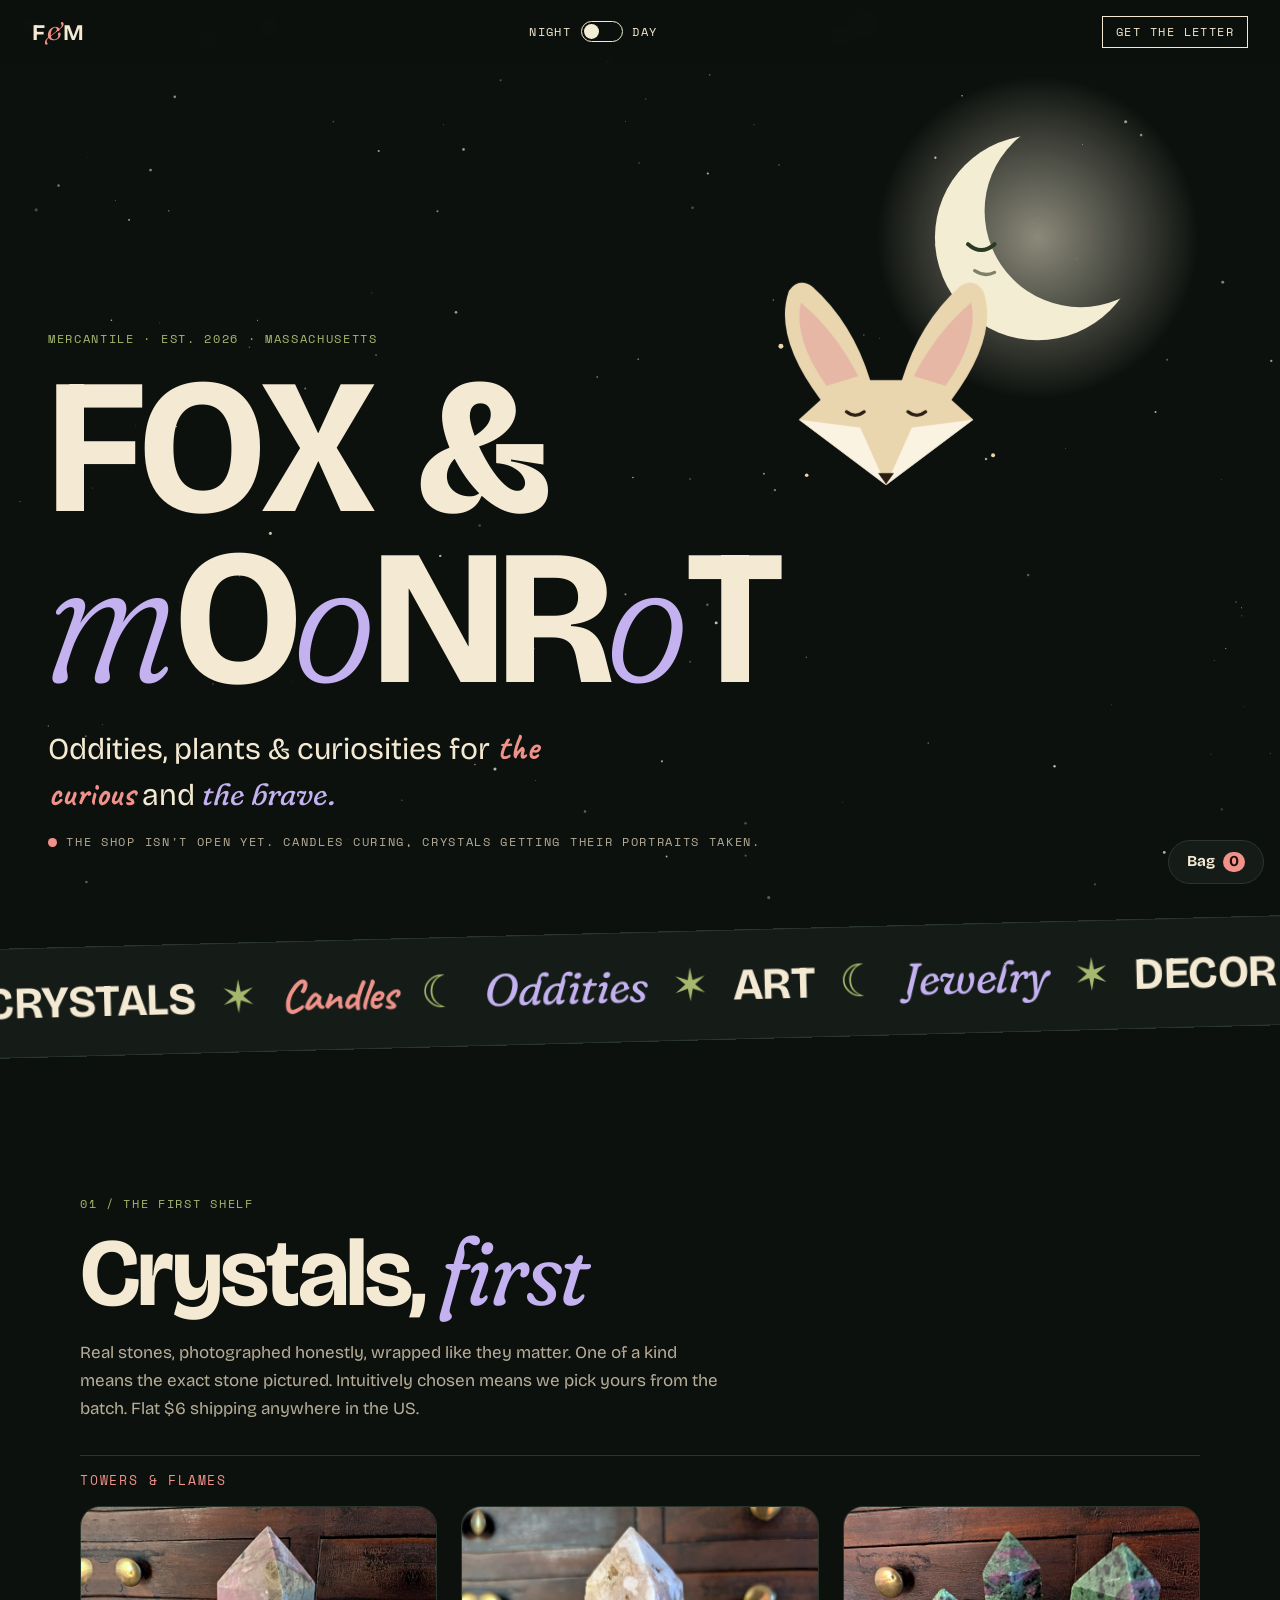
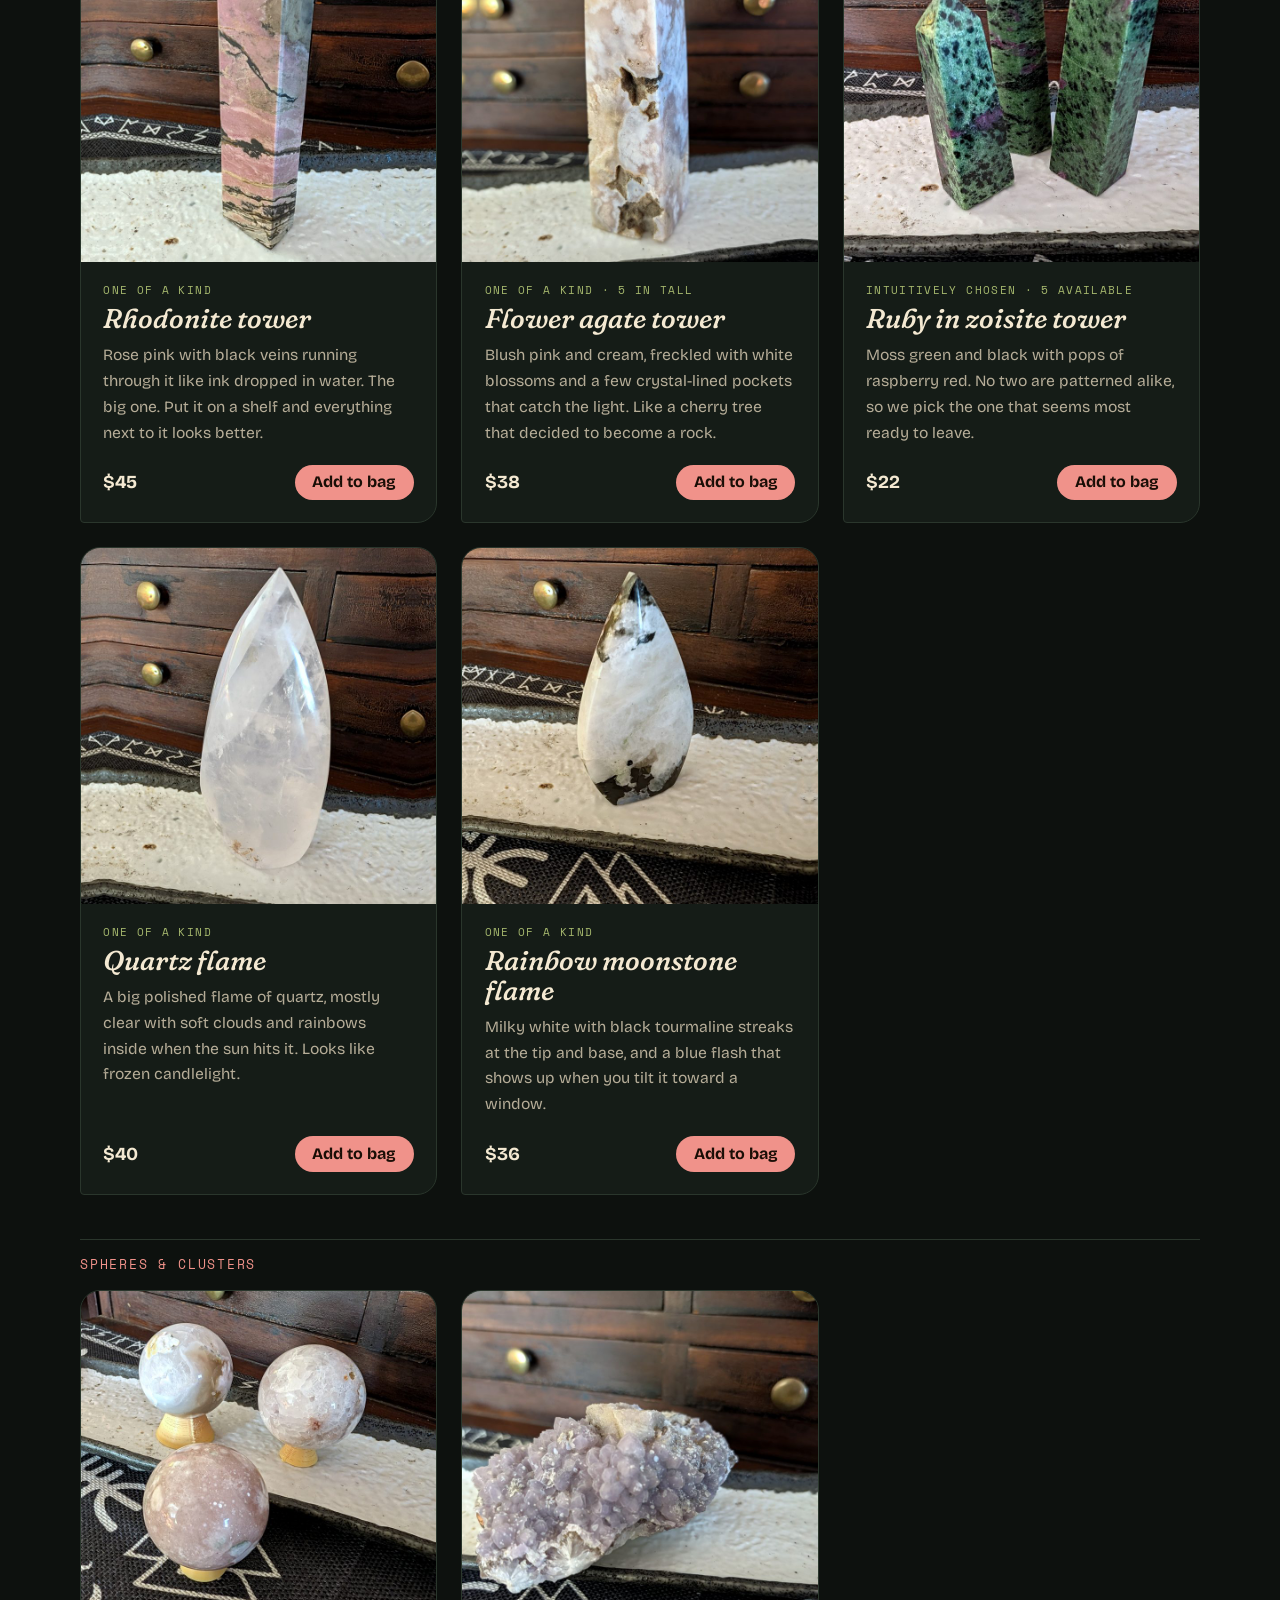
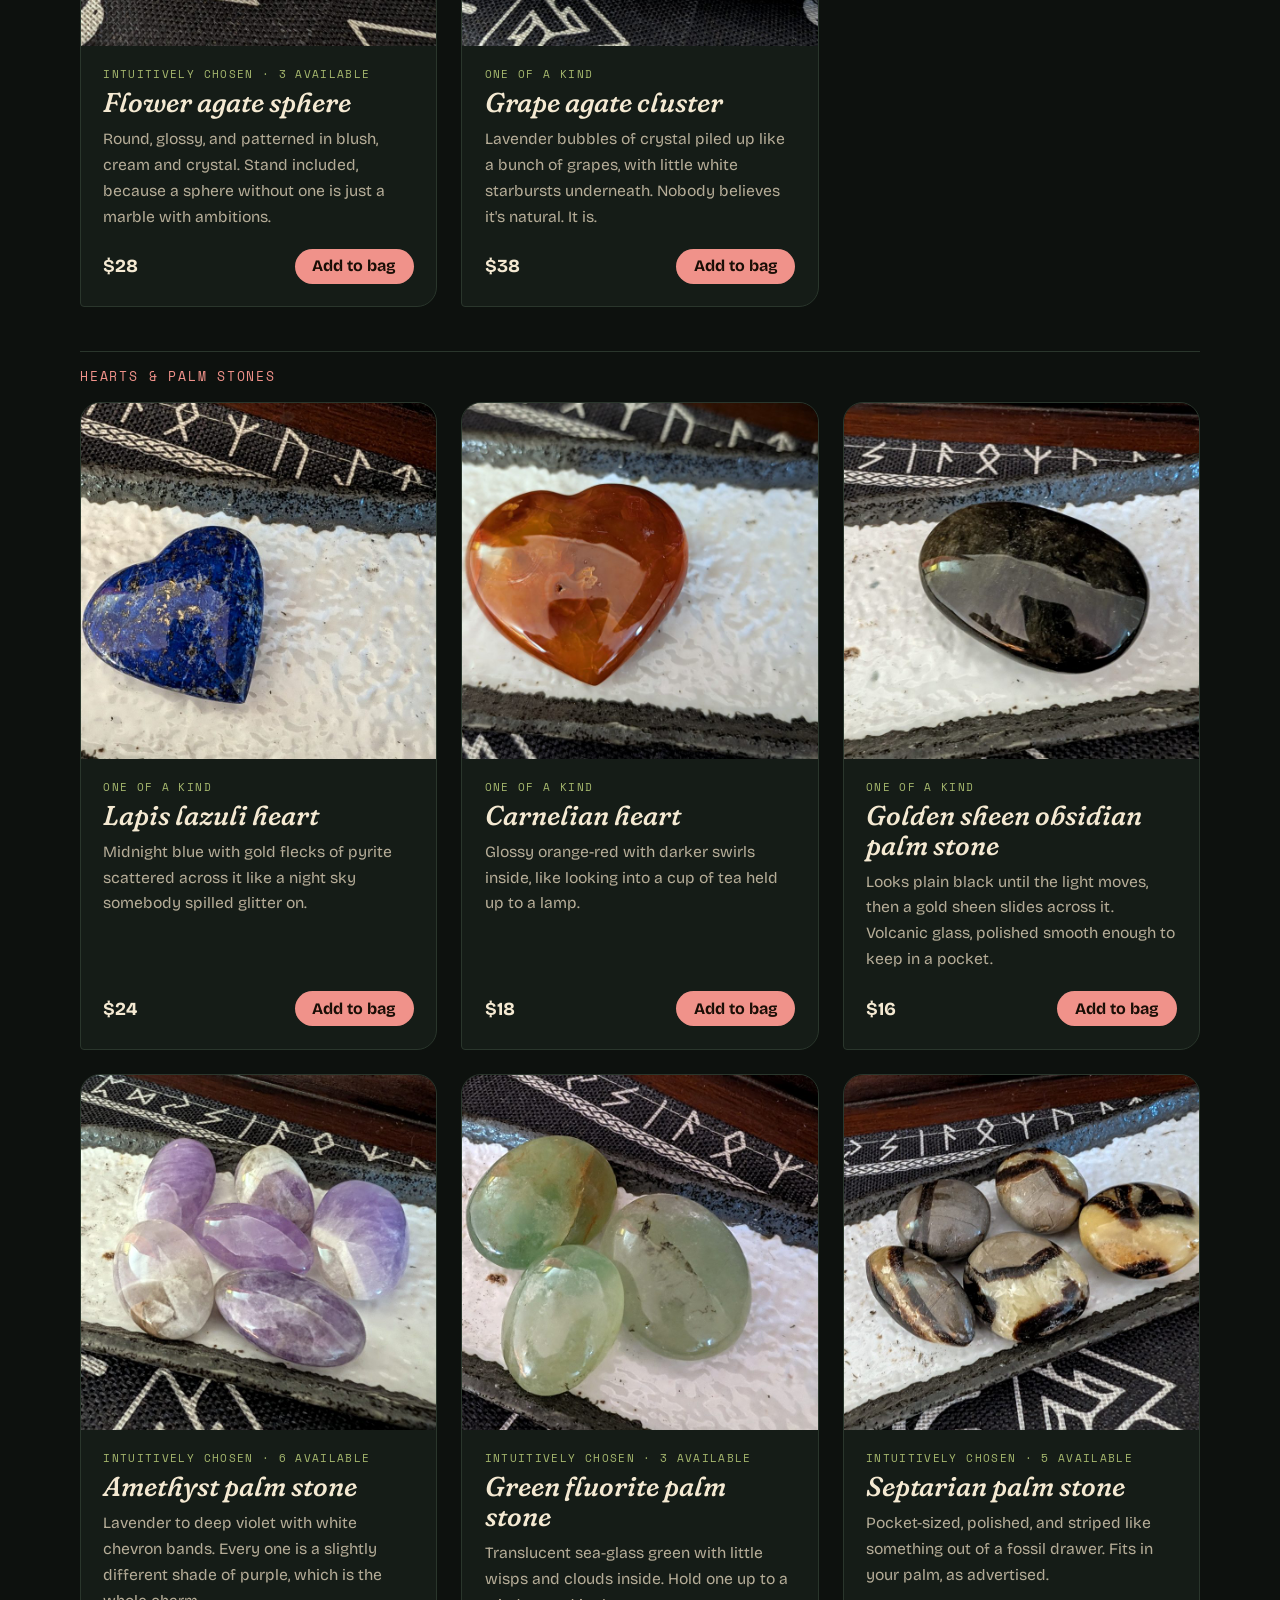
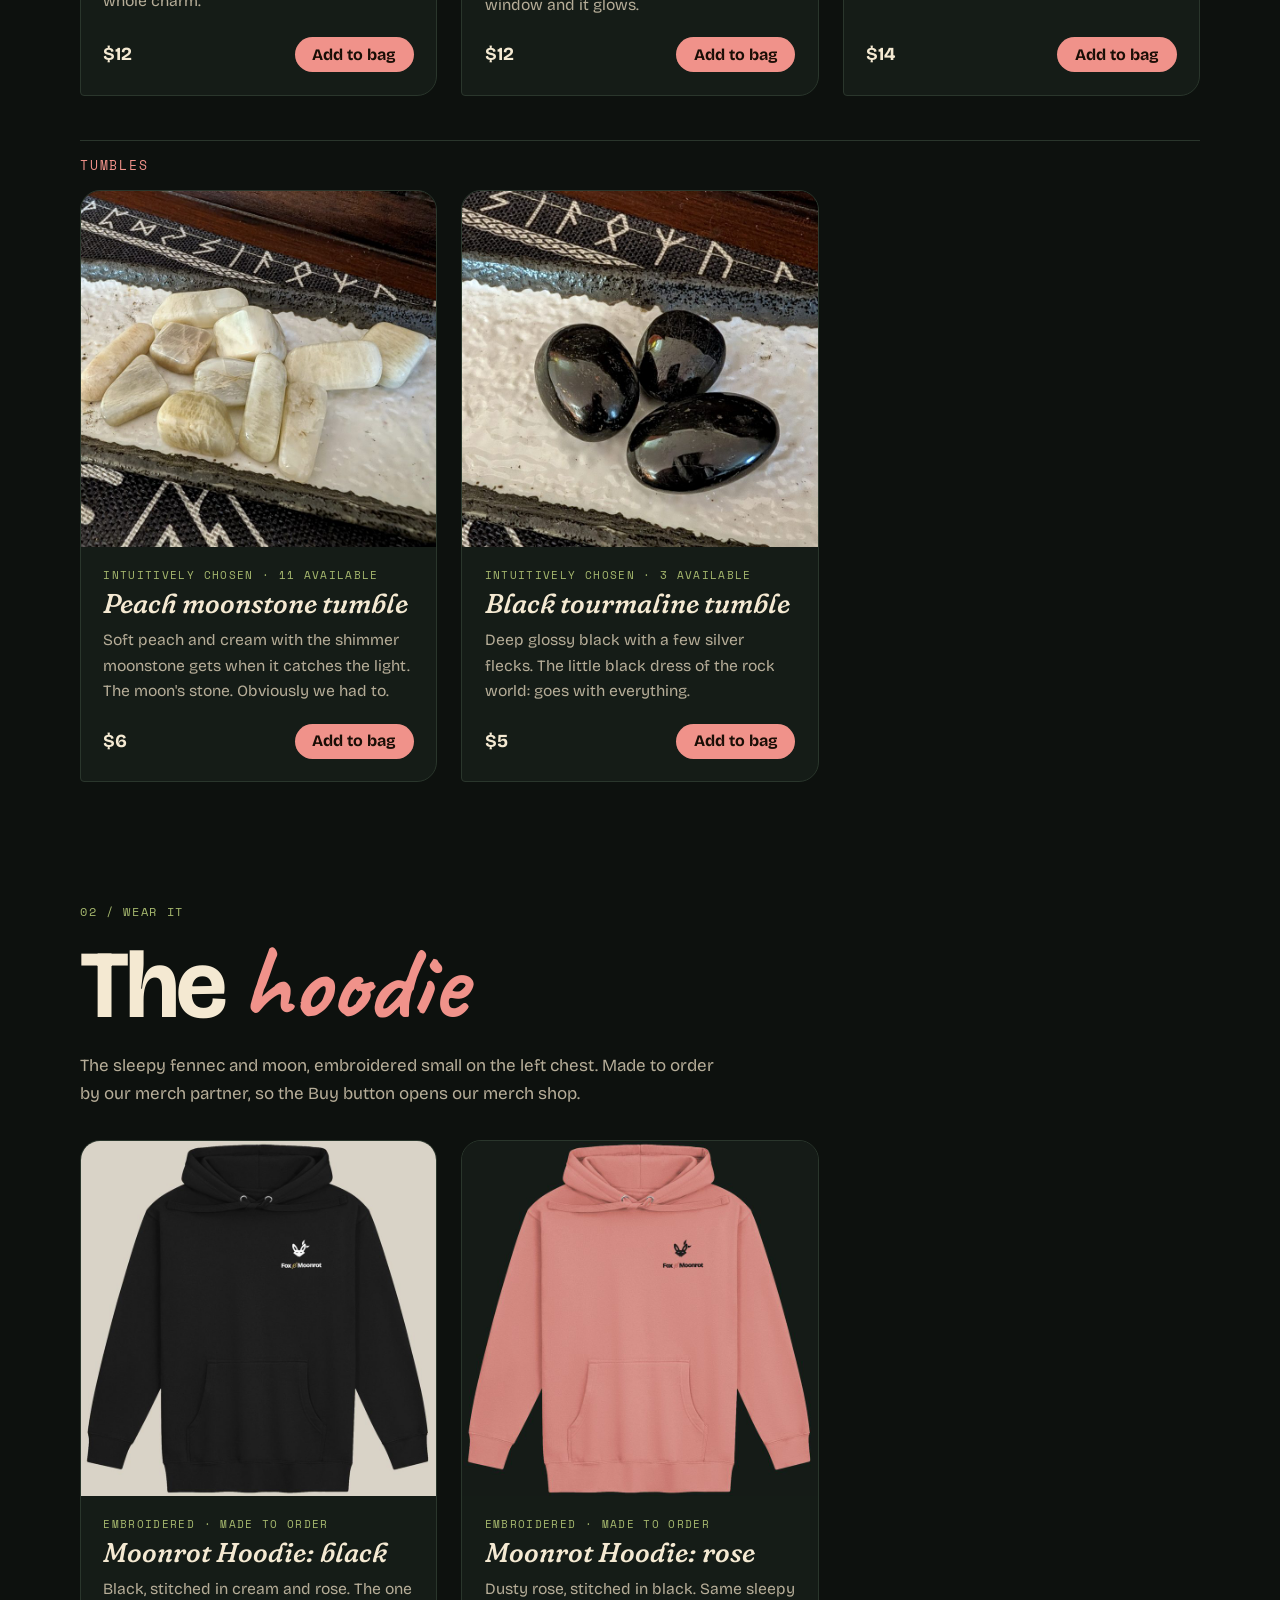
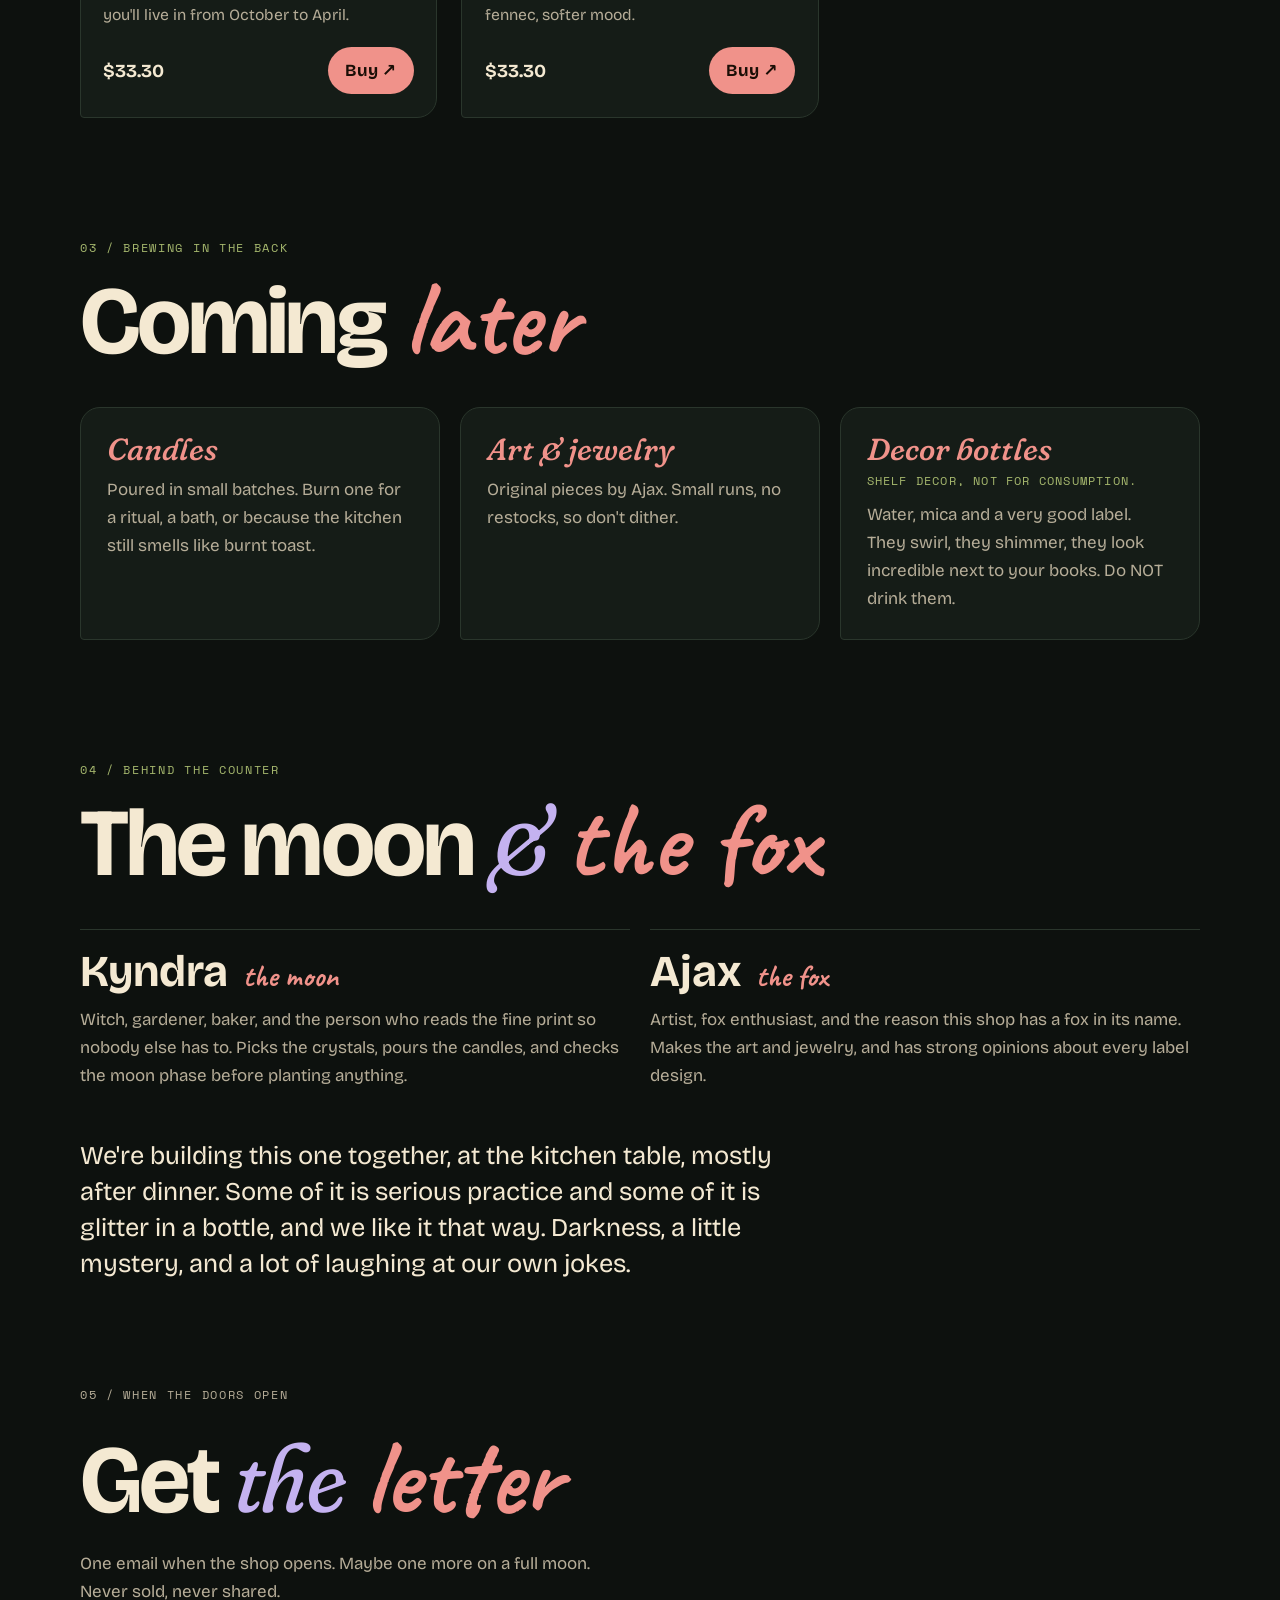
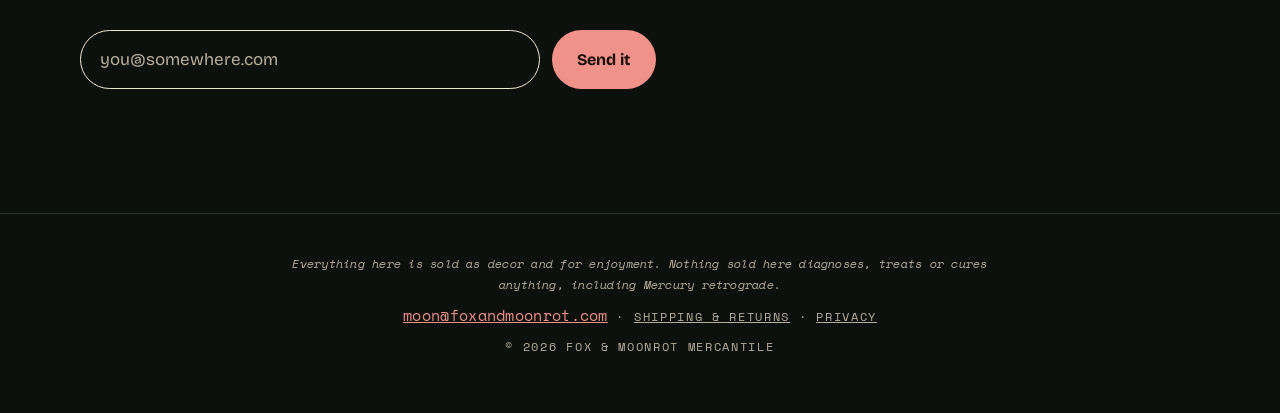
<file: site/index.html>
<!doctype html>
<html lang="en" data-theme="night">
<head>
  <meta charset="utf-8">
  <meta name="viewport" content="width=device-width, initial-scale=1">
  <title>Fox &amp; Moonrot Mercantile</title>
  <meta name="description" content="Oddities, plants and curiosities. Crystals and candles from a family shop in Massachusetts.">
  <meta name="theme-color" content="#0d110e">
  <link rel="icon" href="favicon.svg" type="image/svg+xml">
  <link rel="preconnect" href="https://fonts.googleapis.com">
  <link rel="preconnect" href="https://fonts.gstatic.com" crossorigin>
  <link href="https://fonts.googleapis.com/css2?family=Bricolage+Grotesque:opsz,wght@12..96,300..800&family=Caveat:wght@500;700&family=Fraunces:ital,opsz,wght,SOFT,WONK@1,9..144,300..700,100,1&family=Space+Mono:wght@400;700&display=swap" rel="stylesheet">
  <link rel="stylesheet" href="styles.css?v=13">
  <script>
    try { const t = localStorage.getItem('fm-theme'); if (t) document.documentElement.dataset.theme = t; } catch (e) {}
  </script>
</head>
<body>
  <canvas class="stars" aria-hidden="true"></canvas>

  <nav class="bar">
    <a class="mark" href="#top" aria-label="Fox &amp; Moonrot, back to top">F<em>&amp;</em>M</a>
    <button class="toggle" type="button" aria-pressed="false" aria-label="Switch to day">
      <span>Night</span><i aria-hidden="true"></i><span>Day</span>
    </button>
    <a class="nav-cta" href="#letter">Get the letter</a>
  </nav>

  <header class="hero" id="top">
    <div class="sky" aria-hidden="true">
      <svg class="moon" viewBox="0 0 200 200">
        <defs>
          <radialGradient id="glow" cx="50%" cy="50%" r="50%">
            <stop offset="0%" stop-color="var(--moon)" stop-opacity=".55"/>
            <stop offset="100%" stop-color="var(--moon)" stop-opacity="0"/>
          </radialGradient>
          <mask id="crescent">
            <rect width="200" height="200" fill="#fff"/>
            <circle cx="126" cy="84" r="58" fill="#000"/>
          </mask>
        </defs>
        <circle class="halo" cx="100" cy="100" r="98" fill="url(#glow)"/>
        <circle cx="100" cy="100" r="62" fill="var(--moon)" mask="url(#crescent)"/>
        <path d="M58 104 q8 7 16 0" fill="none" stroke="var(--ink-on-moon)" stroke-width="2.4" stroke-linecap="round"/>
        <path d="M62 120 q6 4 12 1" fill="none" stroke="var(--ink-on-moon)" stroke-width="2" stroke-linecap="round" opacity=".6"/>
      </svg>
      <svg class="fox" viewBox="-16 -52 232 232">
        <g class="head">
          <path d="M34 84 Q-14 20 2 -26 Q12 -40 26 -30 Q66 6 84 64 L116 64 Q134 6 174 -30 Q188 -40 198 -26 Q214 20 166 84 L188 104 L100 170 L12 104 Z" fill="var(--fennec, #ead6ae)" stroke="var(--fennec-edge, transparent)" stroke-width="2.5" stroke-linejoin="round"/>
          <path class="ear l" d="M40 70 Q6 22 14 -14 Q48 14 72 60 Z" fill="var(--fennec-ear, #e7b7a6)"/>
          <path class="ear r" d="M160 70 Q194 22 186 -14 Q152 14 128 60 Z" fill="var(--fennec-ear, #e7b7a6)"/>
          <path d="M12 104 L74 112 L100 170 Z M188 104 L126 112 L100 170 Z" fill="var(--fennec-ruff, #fbf3e2)"/>
          <path d="M60 96 q9 7 18 0 M122 96 q9 7 18 0" fill="none" stroke="#2a1d12" stroke-width="3.2" stroke-linecap="round"/>
          <path d="M92 158 L108 158 L100 169 Z" fill="#2a1d12"/>
        </g>
        <g fill="var(--fennec, #ead6ae)">
          <circle class="twinkle" cx="-6" cy="30" r="2.5"/>
          <circle class="twinkle d2" cx="208" cy="140" r="2"/>
          <circle class="twinkle d3" cx="20" cy="160" r="1.8"/>
        </g>
      </svg>
    </div>

    <p class="eyebrow">Mercantile &middot; Est. 2026 &middot; Massachusetts</p>
    <h1 class="kinetic" aria-label="Fox and Moonrot">
      <span class="line" data-text="FOX &amp;"></span>
      <span class="line" data-text="MOONROT"></span>
    </h1>
    <p class="lede">Oddities, plants &amp; curiosities for <span class="hand">the curious</span> and <span class="swash">the brave.</span></p>
    <p class="status"><span class="dot" aria-hidden="true"></span> The shop isn't open yet. Candles curing, crystals getting their portraits taken.</p>
  </header>

  <div class="marquee" aria-hidden="true">
    <div class="track">
      <span>Crystals</span><b>✶</b><span class="hand">Candles</span><b>☾</b><span class="swash">Oddities</span><b>✶</b><span>Art</span><b>☾</b><span class="swash">Jewelry</span><b>✶</b><span>Decor bottles</span><span class="hand small">(not for drinking)</span><b>☾</b>
      <span>Crystals</span><b>✶</b><span class="hand">Candles</span><b>☾</b><span class="swash">Oddities</span><b>✶</b><span>Art</span><b>☾</b><span class="swash">Jewelry</span><b>✶</b><span>Decor bottles</span><span class="hand small">(not for drinking)</span><b>☾</b>
    </div>
  </div>

  <main>
    <section class="block shop" id="shop" aria-labelledby="first">
      <p class="label">01 / The first shelf</p>
      <h2 id="first">Crystals, <span class="swash">first</span></h2>
      <p class="intro">Real stones, photographed honestly, wrapped like they matter. One of a kind means the exact stone pictured. Intuitively chosen means we pick yours from the batch. Flat $6 shipping anywhere in the US.</p>
      <!-- shop:start -->
      <h3 class="shelf">Towers &amp; flames</h3>
      <div class="products">
        <article class="product reveal" data-id="rhodonite-tower">
          <div class="shot">
            <img src="img/rhodonite-tower.jpg" alt="Tall pink rhodonite tower with black veins" width="800" height="800" loading="lazy">
            <img class="alt" src="img/rhodonite-tower-2.jpg" alt="" width="800" height="800" loading="lazy">
          </div>
          <div class="info">
            <p class="kind">One of a kind</p>
            <h3>Rhodonite tower</h3>
            <p>Rose pink with black veins running through it like ink dropped in water. The big one. Put it on a shelf and everything next to it looks better.</p>
            <div class="buyrow"><span class="price">$45</span><button class="buy add" type="button" data-id="rhodonite-tower">Add to bag</button></div>
          </div>
        </article>
        <article class="product reveal" data-id="flower-agate-tower">
          <div class="shot">
            <img src="img/flower-agate-tower.jpg" alt="Pale pink and white flower agate tower with small crystal pockets" width="800" height="800" loading="lazy">
            <img class="alt" src="img/flower-agate-tower-2.jpg" alt="" width="800" height="800" loading="lazy">
          </div>
          <div class="info">
            <p class="kind">One of a kind &middot; 5 in tall</p>
            <h3>Flower agate tower</h3>
            <p>Blush pink and cream, freckled with white blossoms and a few crystal-lined pockets that catch the light. Like a cherry tree that decided to become a rock.</p>
            <div class="buyrow"><span class="price">$38</span><button class="buy add" type="button" data-id="flower-agate-tower">Add to bag</button></div>
          </div>
        </article>
        <article class="product reveal" data-id="ruby-in-zoisite-tower">
          <div class="shot">
            <img src="img/ruby-zoisite-towers.jpg" alt="Green and black ruby in zoisite towers with raspberry pink patches" width="800" height="800" loading="lazy">
            <img class="alt" src="img/ruby-zoisite-towers-2.jpg" alt="" width="800" height="800" loading="lazy">
          </div>
          <div class="info">
            <p class="kind">Intuitively chosen &middot; 5 available</p>
            <h3>Ruby in zoisite tower</h3>
            <p>Moss green and black with pops of raspberry red. No two are patterned alike, so we pick the one that seems most ready to leave.</p>
            <div class="buyrow"><span class="price">$22</span><button class="buy add" type="button" data-id="ruby-in-zoisite-tower">Add to bag</button></div>
          </div>
        </article>
        <article class="product reveal" data-id="quartz-flame">
          <div class="shot">
            <img src="img/quartz-flame.jpg" alt="Large polished clear quartz flame with a faint pink glow" width="800" height="800" loading="lazy">
          </div>
          <div class="info">
            <p class="kind">One of a kind</p>
            <h3>Quartz flame</h3>
            <p>A big polished flame of quartz, mostly clear with soft clouds and rainbows inside when the sun hits it. Looks like frozen candlelight.</p>
            <div class="buyrow"><span class="price">$40</span><button class="buy add" type="button" data-id="quartz-flame">Add to bag</button></div>
          </div>
        </article>
        <article class="product reveal" data-id="rainbow-moonstone-flame">
          <div class="shot">
            <img src="img/rainbow-moonstone-flame.jpg" alt="White rainbow moonstone flame with black tourmaline patches" width="800" height="800" loading="lazy">
          </div>
          <div class="info">
            <p class="kind">One of a kind</p>
            <h3>Rainbow moonstone flame</h3>
            <p>Milky white with black tourmaline streaks at the tip and base, and a blue flash that shows up when you tilt it toward a window.</p>
            <div class="buyrow"><span class="price">$36</span><button class="buy add" type="button" data-id="rainbow-moonstone-flame">Add to bag</button></div>
          </div>
        </article>
      </div>
      <h3 class="shelf">Spheres &amp; clusters</h3>
      <div class="products">
        <article class="product reveal" data-id="flower-agate-sphere">
          <div class="shot">
            <img src="img/flower-agate-spheres.jpg" alt="Three flower agate spheres on small stands" width="800" height="800" loading="lazy">
          </div>
          <div class="info">
            <p class="kind">Intuitively chosen &middot; 3 available</p>
            <h3>Flower agate sphere</h3>
            <p>Round, glossy, and patterned in blush, cream and crystal. Stand included, because a sphere without one is just a marble with ambitions.</p>
            <div class="buyrow"><span class="price">$28</span><button class="buy add" type="button" data-id="flower-agate-sphere">Add to bag</button></div>
          </div>
        </article>
        <article class="product reveal" data-id="grape-agate-cluster">
          <div class="shot">
            <img src="img/grape-agate-cluster.jpg" alt="Lavender grape agate cluster with tiny round crystal bubbles" width="800" height="800" loading="lazy">
            <img class="alt" src="img/grape-agate-cluster-2.jpg" alt="" width="800" height="800" loading="lazy">
          </div>
          <div class="info">
            <p class="kind">One of a kind</p>
            <h3>Grape agate cluster</h3>
            <p>Lavender bubbles of crystal piled up like a bunch of grapes, with little white starbursts underneath. Nobody believes it&#x27;s natural. It is.</p>
            <div class="buyrow"><span class="price">$38</span><button class="buy add" type="button" data-id="grape-agate-cluster">Add to bag</button></div>
          </div>
        </article>
      </div>
      <h3 class="shelf">Hearts &amp; palm stones</h3>
      <div class="products">
        <article class="product reveal" data-id="lapis-lazuli-heart">
          <div class="shot">
            <img src="img/lapis-heart.jpg" alt="Deep blue lapis lazuli heart with gold pyrite flecks" width="800" height="800" loading="lazy">
            <img class="alt" src="img/lapis-heart-2.jpg" alt="" width="800" height="800" loading="lazy">
          </div>
          <div class="info">
            <p class="kind">One of a kind</p>
            <h3>Lapis lazuli heart</h3>
            <p>Midnight blue with gold flecks of pyrite scattered across it like a night sky somebody spilled glitter on.</p>
            <div class="buyrow"><span class="price">$24</span><button class="buy add" type="button" data-id="lapis-lazuli-heart">Add to bag</button></div>
          </div>
        </article>
        <article class="product reveal" data-id="carnelian-heart">
          <div class="shot">
            <img src="img/carnelian-heart.jpg" alt="Glossy orange-red carnelian heart" width="800" height="800" loading="lazy">
            <img class="alt" src="img/carnelian-heart-2.jpg" alt="" width="800" height="800" loading="lazy">
          </div>
          <div class="info">
            <p class="kind">One of a kind</p>
            <h3>Carnelian heart</h3>
            <p>Glossy orange-red with darker swirls inside, like looking into a cup of tea held up to a lamp.</p>
            <div class="buyrow"><span class="price">$18</span><button class="buy add" type="button" data-id="carnelian-heart">Add to bag</button></div>
          </div>
        </article>
        <article class="product reveal" data-id="golden-sheen-obsidian-palm-stone">
          <div class="shot">
            <img src="img/golden-sheen-obsidian-palm.jpg" alt="Black golden sheen obsidian palm stone with a gold shimmer" width="800" height="800" loading="lazy">
          </div>
          <div class="info">
            <p class="kind">One of a kind</p>
            <h3>Golden sheen obsidian palm stone</h3>
            <p>Looks plain black until the light moves, then a gold sheen slides across it. Volcanic glass, polished smooth enough to keep in a pocket.</p>
            <div class="buyrow"><span class="price">$16</span><button class="buy add" type="button" data-id="golden-sheen-obsidian-palm-stone">Add to bag</button></div>
          </div>
        </article>
        <article class="product reveal" data-id="amethyst-palm-stone">
          <div class="shot">
            <img src="img/amethyst-palm-stones.jpg" alt="Six polished amethyst palm stones in lavender and white" width="800" height="800" loading="lazy">
          </div>
          <div class="info">
            <p class="kind">Intuitively chosen &middot; 6 available</p>
            <h3>Amethyst palm stone</h3>
            <p>Lavender to deep violet with white chevron bands. Every one is a slightly different shade of purple, which is the whole charm.</p>
            <div class="buyrow"><span class="price">$12</span><button class="buy add" type="button" data-id="amethyst-palm-stone">Add to bag</button></div>
          </div>
        </article>
        <article class="product reveal" data-id="green-fluorite-palm-stone">
          <div class="shot">
            <img src="img/green-fluorite-palm-stones.jpg" alt="Three translucent green fluorite palm stones" width="800" height="800" loading="lazy">
          </div>
          <div class="info">
            <p class="kind">Intuitively chosen &middot; 3 available</p>
            <h3>Green fluorite palm stone</h3>
            <p>Translucent sea-glass green with little wisps and clouds inside. Hold one up to a window and it glows.</p>
            <div class="buyrow"><span class="price">$12</span><button class="buy add" type="button" data-id="green-fluorite-palm-stone">Add to bag</button></div>
          </div>
        </article>
        <article class="product reveal" data-id="septarian-palm-stone">
          <div class="shot">
            <img src="img/septarian-palm-stones.jpg" alt="Five polished septarian palm stones in yellow, gray and brown" width="800" height="800" loading="lazy">
          </div>
          <div class="info">
            <p class="kind">Intuitively chosen &middot; 5 available</p>
            <h3>Septarian palm stone</h3>
            <p>Pocket-sized, polished, and striped like something out of a fossil drawer. Fits in your palm, as advertised.</p>
            <div class="buyrow"><span class="price">$14</span><button class="buy add" type="button" data-id="septarian-palm-stone">Add to bag</button></div>
          </div>
        </article>
      </div>
      <h3 class="shelf">Tumbles</h3>
      <div class="products">
        <article class="product reveal" data-id="peach-moonstone-tumble">
          <div class="shot">
            <img src="img/peach-moonstone-tumbles.jpg" alt="A pile of tumbled peach and cream moonstones" width="800" height="800" loading="lazy">
            <img class="alt" src="img/peach-moonstone-tumbles-2.jpg" alt="" width="800" height="800" loading="lazy">
          </div>
          <div class="info">
            <p class="kind">Intuitively chosen &middot; 11 available</p>
            <h3>Peach moonstone tumble</h3>
            <p>Soft peach and cream with the shimmer moonstone gets when it catches the light. The moon&#x27;s stone. Obviously we had to.</p>
            <div class="buyrow"><span class="price">$6</span><button class="buy add" type="button" data-id="peach-moonstone-tumble">Add to bag</button></div>
          </div>
        </article>
        <article class="product reveal" data-id="black-tourmaline-tumble">
          <div class="shot">
            <img src="img/black-tourmaline-tumbles.jpg" alt="Three glossy black tourmaline tumbled stones" width="800" height="800" loading="lazy">
          </div>
          <div class="info">
            <p class="kind">Intuitively chosen &middot; 3 available</p>
            <h3>Black tourmaline tumble</h3>
            <p>Deep glossy black with a few silver flecks. The little black dress of the rock world: goes with everything.</p>
            <div class="buyrow"><span class="price">$5</span><button class="buy add" type="button" data-id="black-tourmaline-tumble">Add to bag</button></div>
          </div>
        </article>
      </div>      <!-- shop:end -->
    </section>

    <section class="block shop" id="wear" aria-labelledby="wear-h">
      <p class="label">02 / Wear it</p>
      <h2 id="wear-h">The <span class="hand">hoodie</span></h2>
      <p class="intro">The sleepy fennec and moon, embroidered small on the left chest. Made to order by our merch partner, so the Buy button opens our merch shop.</p>
      <div class="products">
        <article class="product reveal">
          <div class="shot">
            <img src="img/moonrot-hoodie-dark.jpg" alt="Black hoodie with the Fox and Moonrot logo embroidered in cream and rose" width="800" height="800" loading="lazy">
          </div>
          <div class="info">
            <p class="kind">Embroidered &middot; made to order</p>
            <h3>Moonrot Hoodie: black</h3>
            <p>Black, stitched in cream and rose. The one you'll live in from October to April.</p>
            <div class="buyrow"><span class="price">$33.30</span><a class="buy" href="https://shop.foxandmoonrot.com/products/moonrot-hoodie-dark" target="_blank" rel="noopener">Buy &#8599;</a></div>
          </div>
        </article>
        <article class="product reveal">
          <div class="shot">
            <img src="img/moonrot-hoodie-light.jpg" alt="Dusty rose hoodie with the Fox and Moonrot logo embroidered in black" width="800" height="800" loading="lazy">
          </div>
          <div class="info">
            <p class="kind">Embroidered &middot; made to order</p>
            <h3>Moonrot Hoodie: rose</h3>
            <p>Dusty rose, stitched in black. Same sleepy fennec, softer mood.</p>
            <div class="buyrow"><span class="price">$33.30</span><a class="buy" href="https://shop.foxandmoonrot.com/products/moonrot-hoodie-light" target="_blank" rel="noopener">Buy &#8599;</a></div>
          </div>
        </article>
      </div>
    </section>

    <section class="block later" aria-labelledby="later">
      <p class="label">03 / Brewing in the back</p>
      <h2 id="later">Coming <span class="hand">later</span></h2>
      <div class="cards">
        <article class="card reveal">
          <h3>Candles</h3>
          <p>Poured in small batches. Burn one for a ritual, a bath, or because the kitchen still smells like burnt toast.</p>
        </article>
        <article class="card reveal">
          <h3>Art &amp; jewelry</h3>
          <p>Original pieces by Ajax. Small runs, no restocks, so don't dither.</p>
        </article>
        <article class="card reveal">
          <h3>Decor bottles</h3>
          <p class="sub">Shelf decor, not for consumption.</p>
          <p>Water, mica and a very good label. They swirl, they shimmer, they look incredible next to your books. Do NOT drink them.</p>
        </article>
      </div>
    </section>

    <section class="block about" aria-labelledby="about">
      <p class="label">04 / Behind the counter</p>
      <h2 id="about">The moon <span class="swash">&amp;</span> <span class="hand">the fox</span></h2>
      <div class="pair">
        <div class="who reveal">
          <p class="name">Kyndra <span>the moon</span></p>
          <p>Witch, gardener, baker, and the person who reads the fine print so nobody else has to. Picks the crystals, pours the candles, and checks the moon phase before planting anything.</p>
        </div>
        <div class="who reveal">
          <p class="name">Ajax <span>the fox</span></p>
          <p>Artist, fox enthusiast, and the reason this shop has a fox in its name. Makes the art and jewelry, and has strong opinions about every label design.</p>
        </div>
      </div>
      <p class="family reveal">We're building this one together, at the kitchen table, mostly after dinner. Some of it is serious practice and some of it is glitter in a bottle, and we like it that way. Darkness, a little mystery, and a lot of laughing at our own jokes.</p>
    </section>

    <section class="block letter" id="letter" aria-labelledby="letter-h">
      <p class="label">05 / When the doors open</p>
      <h2 id="letter-h">Get <span class="swash">the</span> <span class="hand">letter</span></h2>
      <p>One email when the shop opens. Maybe one more on a full moon. Never sold, never shared.</p>
      <form class="signup" action="subscribe.php" method="post">
        <label class="sr" for="email">Email address</label>
        <input id="email" name="email" type="email" required autocomplete="email" placeholder="you@somewhere.com">
        <input class="hp" name="website" type="text" tabindex="-1" autocomplete="off" aria-hidden="true">
        <button type="submit">Send it</button>
        <p class="note" role="status" aria-live="polite"></p>
      </form>
    </section>
  </main>

  <footer>
    <p class="fine">Everything here is sold as decor and for enjoyment. Nothing sold here diagnoses, treats or cures anything, including Mercury retrograde.</p>
    <p><a class="mail" href="mailto:moon@foxandmoonrot.com">moon@foxandmoonrot.com</a> &middot; <a href="policies.html">Shipping &amp; returns</a> &middot; <a href="privacy.html">Privacy</a></p>
    <p>&copy; 2026 Fox &amp; Moonrot Mercantile</p>
  </footer>

  <script src="main.js?v=13" defer></script>
  <script src="shop.js?v=13" defer></script>
</body>
</html>
</file>
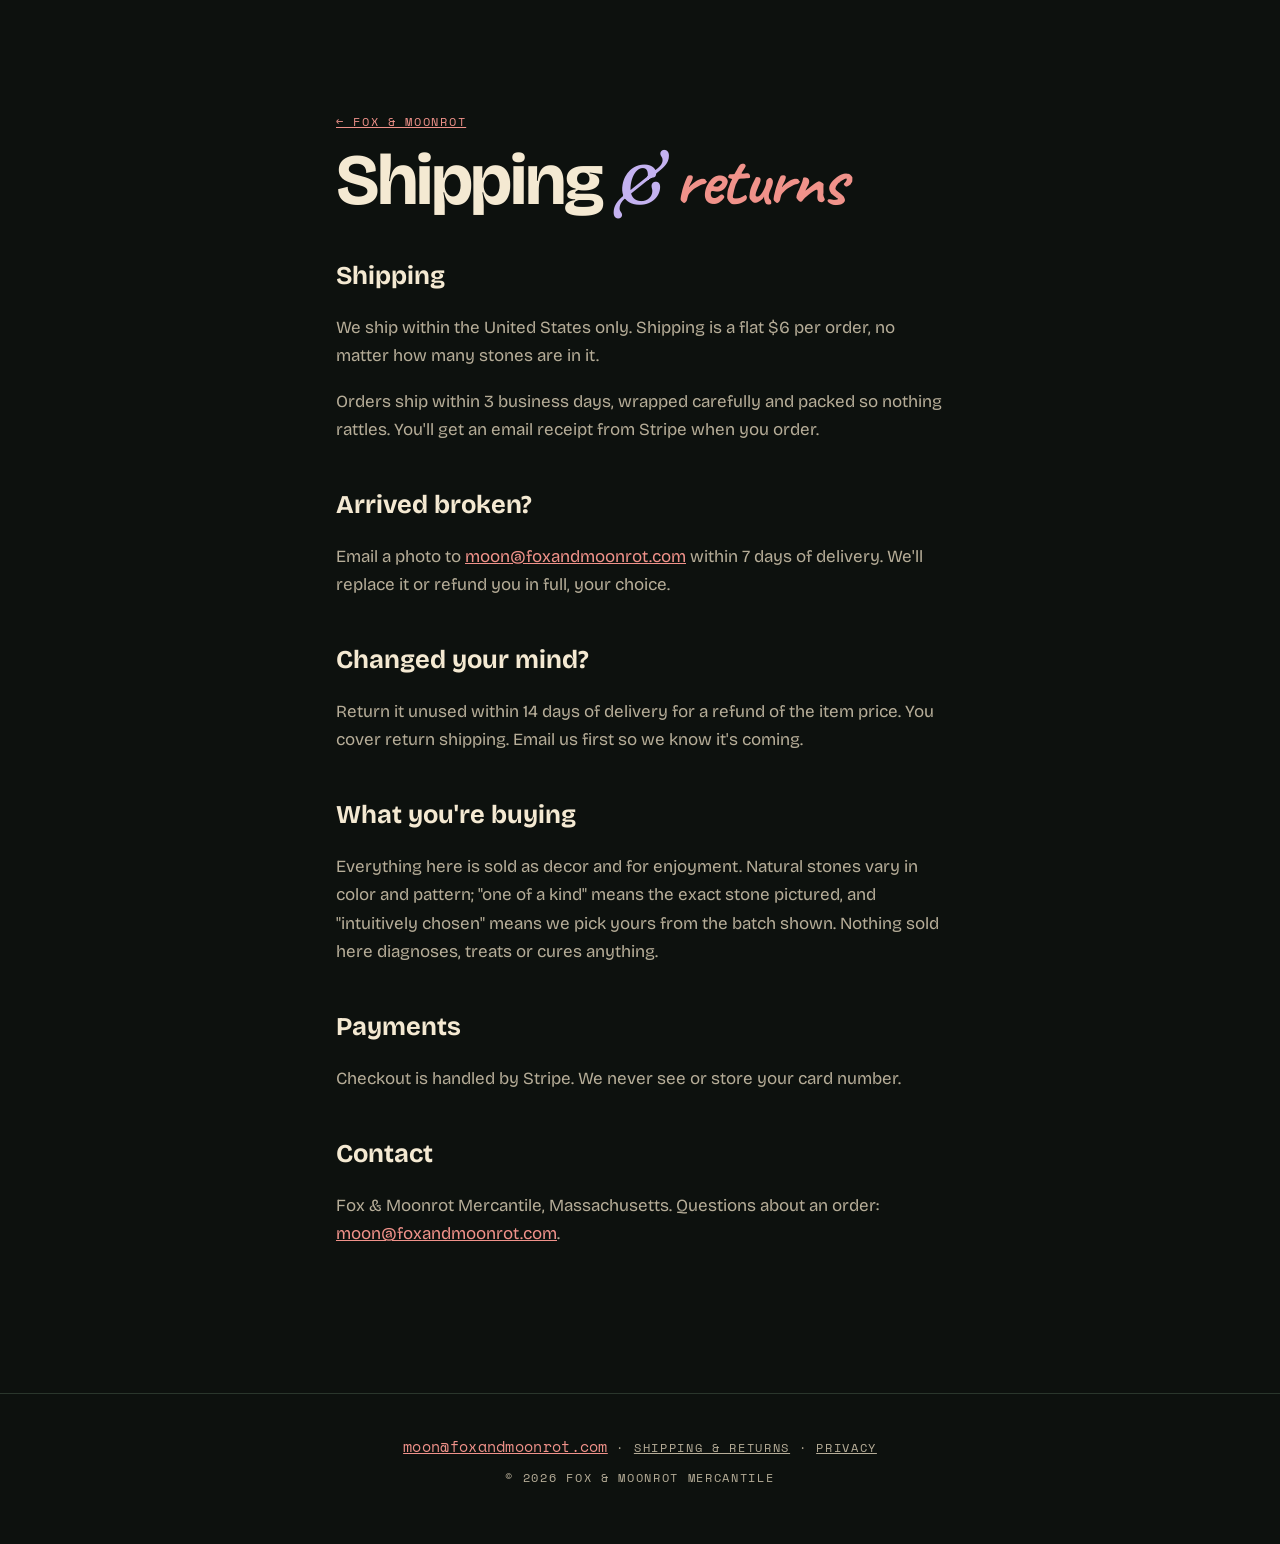
<file: site/policies.html>
<!doctype html>
<html lang="en" data-theme="night">
<head>
  <meta charset="utf-8">
  <meta name="viewport" content="width=device-width, initial-scale=1">
  <title>Shipping & returns | Fox &amp; Moonrot</title>
  <meta name="description" content="Shipping, returns and contact details for Fox & Moonrot Mercantile.">
  <meta name="theme-color" content="#0d110e">
  <link rel="icon" href="favicon.svg" type="image/svg+xml">
  <link rel="preconnect" href="https://fonts.googleapis.com">
  <link rel="preconnect" href="https://fonts.gstatic.com" crossorigin>
  <link href="https://fonts.googleapis.com/css2?family=Bricolage+Grotesque:opsz,wght@12..96,300..800&family=Caveat:wght@500;700&family=Fraunces:ital,opsz,wght,SOFT,WONK@1,9..144,300..700,100,1&family=Space+Mono:wght@400;700&display=swap" rel="stylesheet">
  <link rel="stylesheet" href="styles.css?v=13">
  <script>
    try { const t = localStorage.getItem('fm-theme'); if (t) document.documentElement.dataset.theme = t; } catch (e) {}
  </script>
</head>
<body>
  <main class="page">
    <p class="label"><a href="./">&larr; Fox &amp; Moonrot</a></p>
    <h1>Shipping <span class="swash">&amp;</span> <span class="hand">returns</span></h1>

    <h2>Shipping</h2>
    <p>We ship within the United States only. Shipping is a flat $6 per order, no matter how many stones are in it.</p>
    <p>Orders ship within 3 business days, wrapped carefully and packed so nothing rattles. You'll get an email receipt from Stripe when you order.</p>

    <h2>Arrived broken?</h2>
    <p>Email a photo to <a href="mailto:moon@foxandmoonrot.com">moon@foxandmoonrot.com</a> within 7 days of delivery. We'll replace it or refund you in full, your choice.</p>

    <h2>Changed your mind?</h2>
    <p>Return it unused within 14 days of delivery for a refund of the item price. You cover return shipping. Email us first so we know it's coming.</p>

    <h2>What you're buying</h2>
    <p>Everything here is sold as decor and for enjoyment. Natural stones vary in color and pattern; "one of a kind" means the exact stone pictured, and "intuitively chosen" means we pick yours from the batch shown. Nothing sold here diagnoses, treats or cures anything.</p>

    <h2>Payments</h2>
    <p>Checkout is handled by Stripe. We never see or store your card number.</p>

    <h2>Contact</h2>
    <p>Fox &amp; Moonrot Mercantile, Massachusetts. Questions about an order: <a href="mailto:moon@foxandmoonrot.com">moon@foxandmoonrot.com</a>.</p>
  </main>
  <footer>
    <p><a class="mail" href="mailto:moon@foxandmoonrot.com">moon@foxandmoonrot.com</a> &middot; <a href="policies.html">Shipping &amp; returns</a> &middot; <a href="privacy.html">Privacy</a></p>
    <p>&copy; 2026 Fox &amp; Moonrot Mercantile</p>
  </footer>
</body>
</html>
</file>
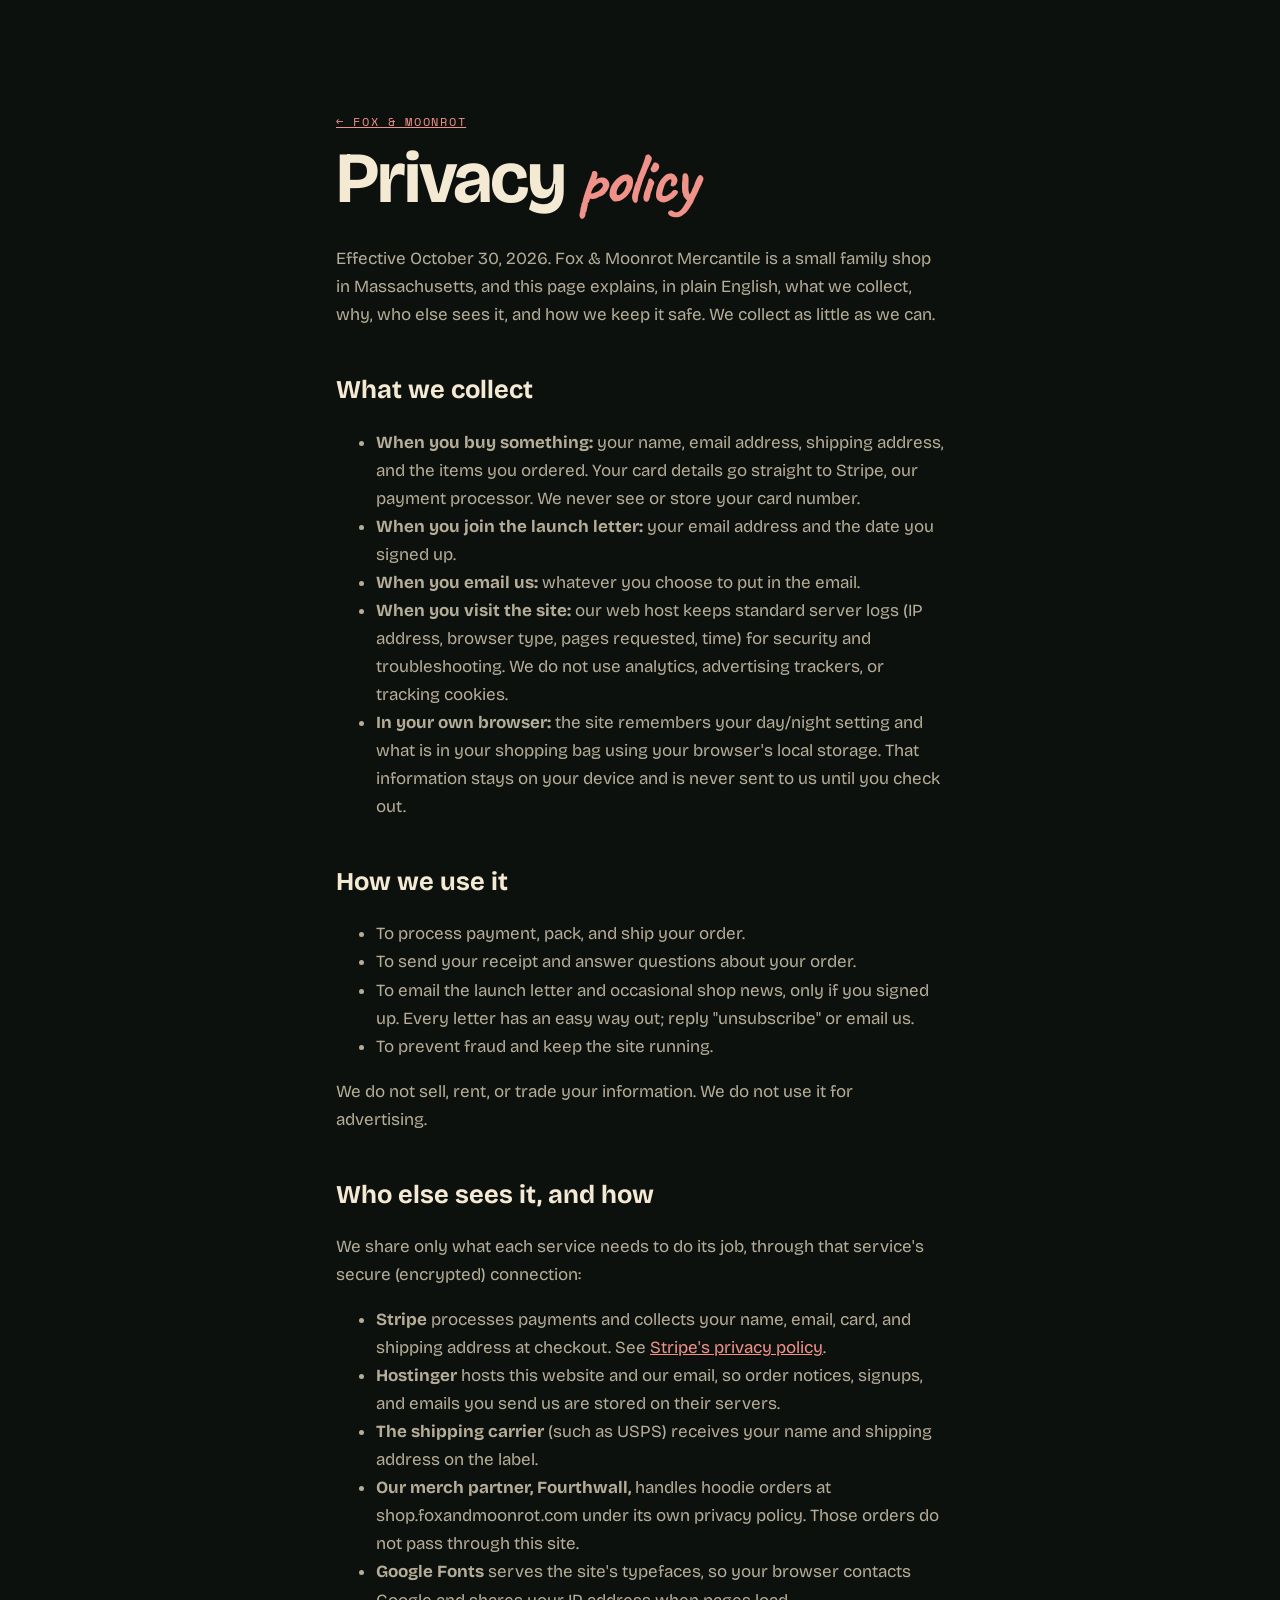
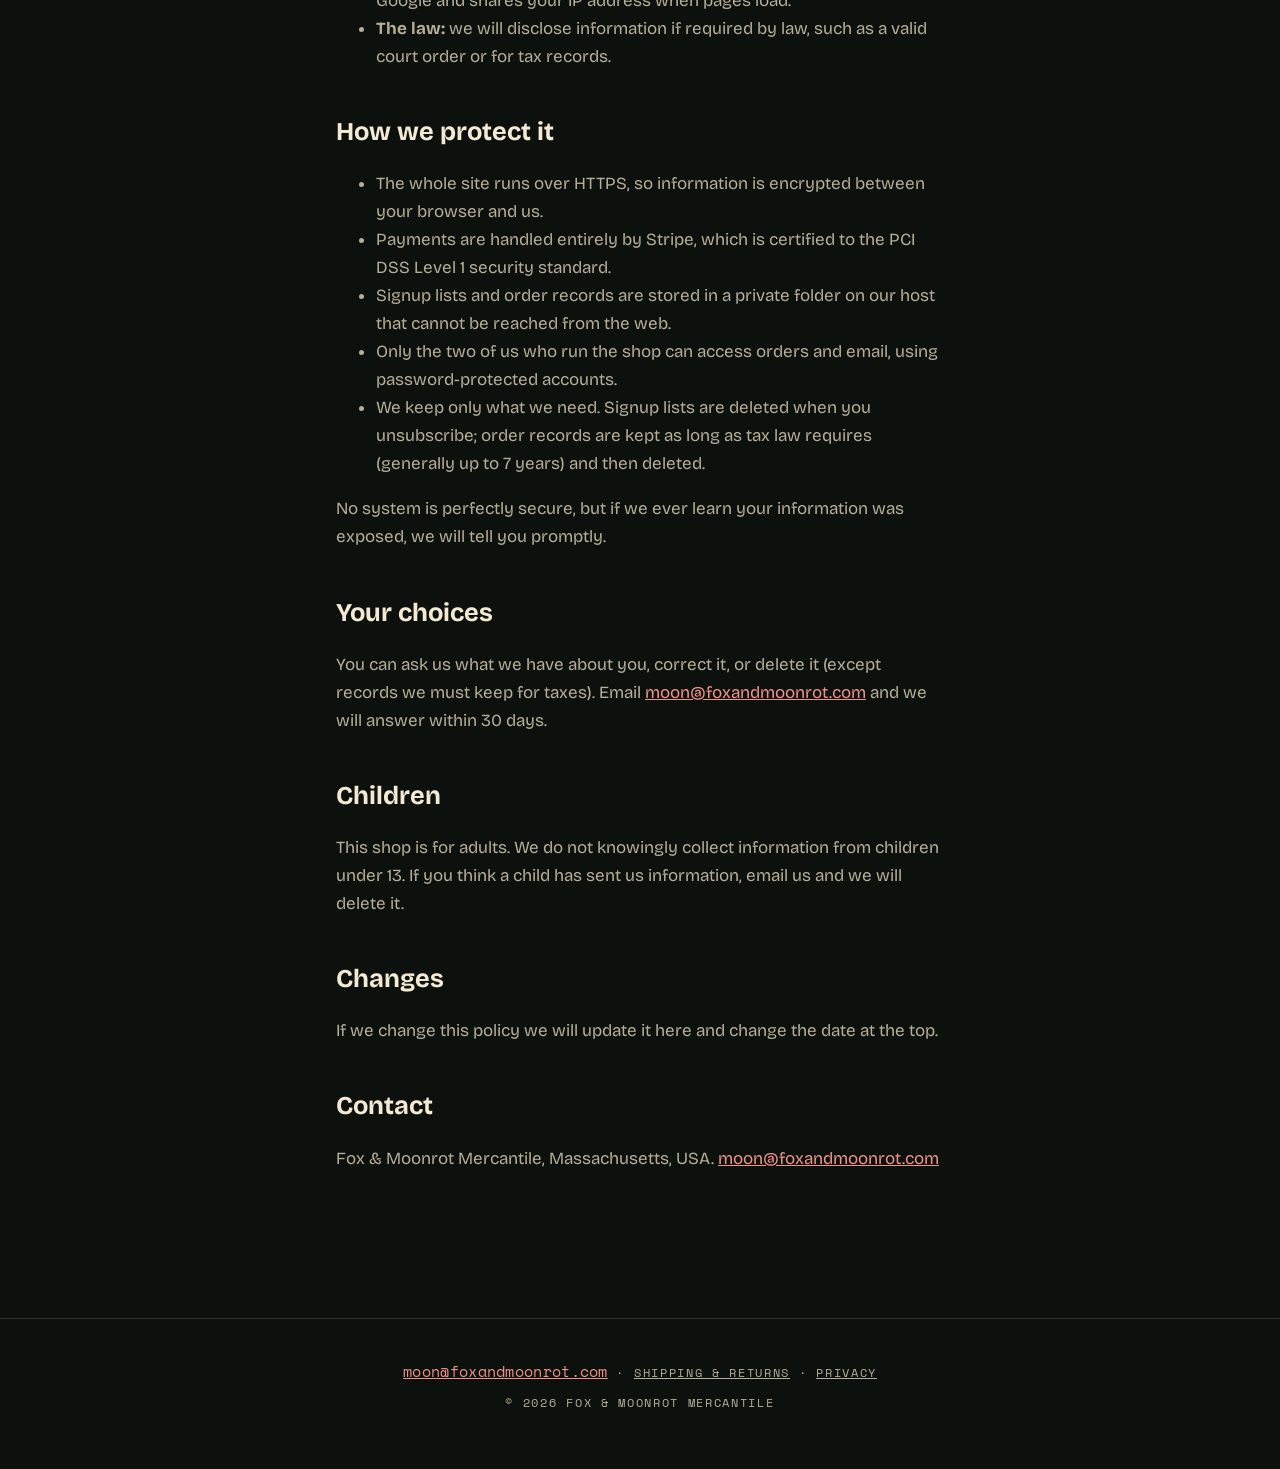
<file: site/privacy.html>
<!doctype html>
<html lang="en" data-theme="night">
<head>
  <meta charset="utf-8">
  <meta name="viewport" content="width=device-width, initial-scale=1">
  <title>Privacy policy | Fox &amp; Moonrot</title>
  <meta name="description" content="What Fox &amp; Moonrot Mercantile collects, why, who sees it, and how it is protected.">
  <meta name="theme-color" content="#0d110e">
  <link rel="icon" href="favicon.svg" type="image/svg+xml">
  <link rel="preconnect" href="https://fonts.googleapis.com">
  <link rel="preconnect" href="https://fonts.gstatic.com" crossorigin>
  <link href="https://fonts.googleapis.com/css2?family=Bricolage+Grotesque:opsz,wght@12..96,300..800&family=Caveat:wght@500;700&family=Fraunces:ital,opsz,wght,SOFT,WONK@1,9..144,300..700,100,1&family=Space+Mono:wght@400;700&display=swap" rel="stylesheet">
  <link rel="stylesheet" href="styles.css?v=13">
  <script>
    try { const t = localStorage.getItem('fm-theme'); if (t) document.documentElement.dataset.theme = t; } catch (e) {}
  </script>
</head>
<body>
  <main class="page">
    <p class="label"><a href="./">&larr; Fox &amp; Moonrot</a></p>
    <h1>Privacy <span class="hand">policy</span></h1>
    <p>Effective October 30, 2026. Fox &amp; Moonrot Mercantile is a small family shop in Massachusetts, and this page explains, in plain English, what we collect, why, who else sees it, and how we keep it safe. We collect as little as we can.</p>

    <h2>What we collect</h2>
    <ul>
      <li><strong>When you buy something:</strong> your name, email address, shipping address, and the items you ordered. Your card details go straight to Stripe, our payment processor. We never see or store your card number.</li>
      <li><strong>When you join the launch letter:</strong> your email address and the date you signed up.</li>
      <li><strong>When you email us:</strong> whatever you choose to put in the email.</li>
      <li><strong>When you visit the site:</strong> our web host keeps standard server logs (IP address, browser type, pages requested, time) for security and troubleshooting. We do not use analytics, advertising trackers, or tracking cookies.</li>
      <li><strong>In your own browser:</strong> the site remembers your day/night setting and what is in your shopping bag using your browser's local storage. That information stays on your device and is never sent to us until you check out.</li>
    </ul>

    <h2>How we use it</h2>
    <ul>
      <li>To process payment, pack, and ship your order.</li>
      <li>To send your receipt and answer questions about your order.</li>
      <li>To email the launch letter and occasional shop news, only if you signed up. Every letter has an easy way out; reply "unsubscribe" or email us.</li>
      <li>To prevent fraud and keep the site running.</li>
    </ul>
    <p>We do not sell, rent, or trade your information. We do not use it for advertising.</p>

    <h2>Who else sees it, and how</h2>
    <p>We share only what each service needs to do its job, through that service's secure (encrypted) connection:</p>
    <ul>
      <li><strong>Stripe</strong> processes payments and collects your name, email, card, and shipping address at checkout. See <a href="https://stripe.com/privacy" rel="noopener">Stripe's privacy policy</a>.</li>
      <li><strong>Hostinger</strong> hosts this website and our email, so order notices, signups, and emails you send us are stored on their servers.</li>
      <li><strong>The shipping carrier</strong> (such as USPS) receives your name and shipping address on the label.</li>
      <li><strong>Our merch partner, Fourthwall,</strong> handles hoodie orders at shop.foxandmoonrot.com under its own privacy policy. Those orders do not pass through this site.</li>
      <li><strong>Google Fonts</strong> serves the site's typefaces, so your browser contacts Google and shares your IP address when pages load.</li>
      <li><strong>The law:</strong> we will disclose information if required by law, such as a valid court order or for tax records.</li>
    </ul>

    <h2>How we protect it</h2>
    <ul>
      <li>The whole site runs over HTTPS, so information is encrypted between your browser and us.</li>
      <li>Payments are handled entirely by Stripe, which is certified to the PCI DSS Level 1 security standard.</li>
      <li>Signup lists and order records are stored in a private folder on our host that cannot be reached from the web.</li>
      <li>Only the two of us who run the shop can access orders and email, using password-protected accounts.</li>
      <li>We keep only what we need. Signup lists are deleted when you unsubscribe; order records are kept as long as tax law requires (generally up to 7 years) and then deleted.</li>
    </ul>
    <p>No system is perfectly secure, but if we ever learn your information was exposed, we will tell you promptly.</p>

    <h2>Your choices</h2>
    <p>You can ask us what we have about you, correct it, or delete it (except records we must keep for taxes). Email <a href="mailto:moon@foxandmoonrot.com">moon@foxandmoonrot.com</a> and we will answer within 30 days.</p>

    <h2>Children</h2>
    <p>This shop is for adults. We do not knowingly collect information from children under 13. If you think a child has sent us information, email us and we will delete it.</p>

    <h2>Changes</h2>
    <p>If we change this policy we will update it here and change the date at the top.</p>

    <h2>Contact</h2>
    <p>Fox &amp; Moonrot Mercantile, Massachusetts, USA. <a href="mailto:moon@foxandmoonrot.com">moon@foxandmoonrot.com</a></p>
  </main>
  <footer>
    <p><a class="mail" href="mailto:moon@foxandmoonrot.com">moon@foxandmoonrot.com</a> &middot; <a href="policies.html">Shipping &amp; returns</a> &middot; <a href="privacy.html">Privacy</a></p>
    <p>&copy; 2026 Fox &amp; Moonrot Mercantile</p>
  </footer>
</body>
</html>
</file>
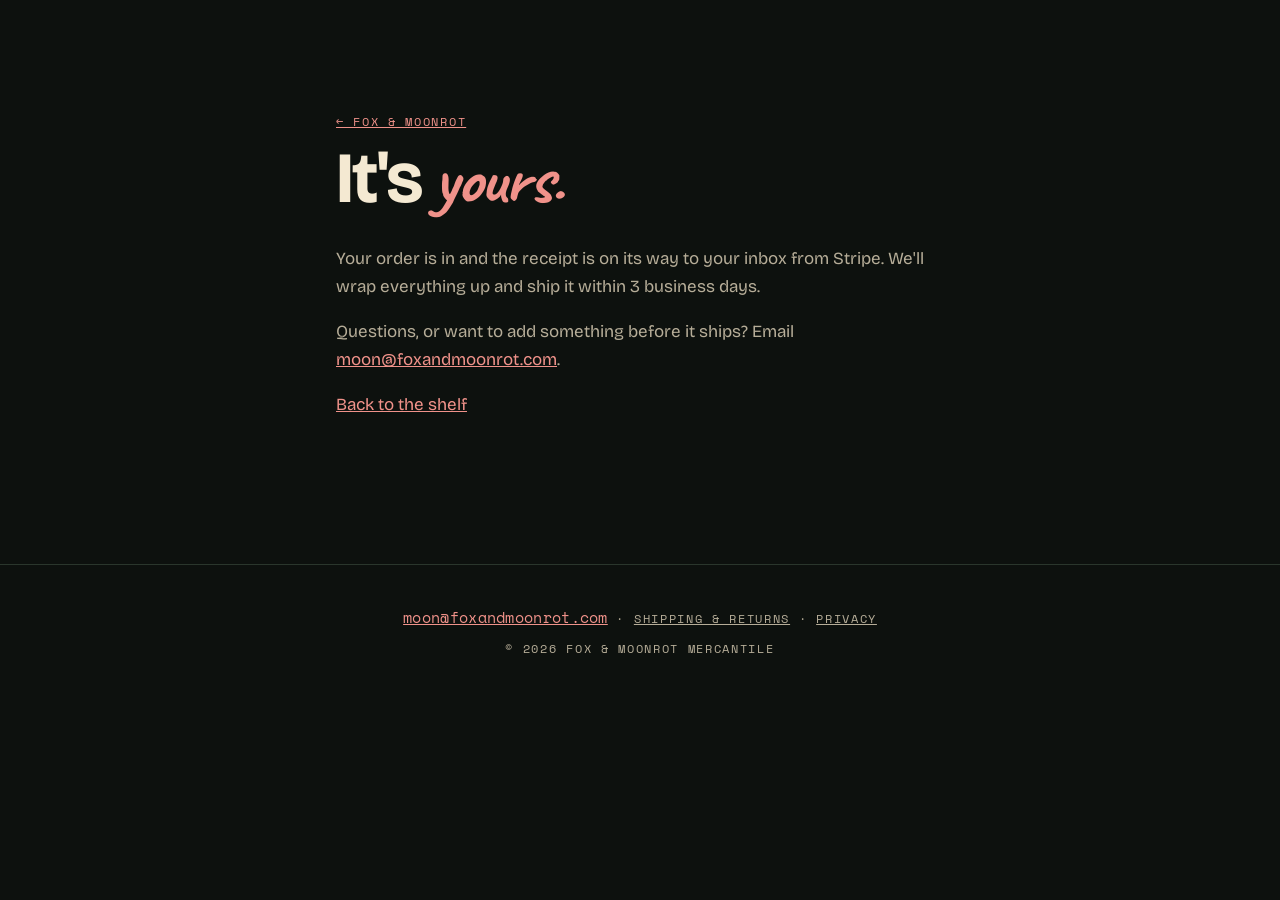
<file: site/thanks.html>
<!doctype html>
<html lang="en" data-theme="night">
<head>
  <meta charset="utf-8">
  <meta name="viewport" content="width=device-width, initial-scale=1">
  <title>Thank you | Fox &amp; Moonrot</title>
  <meta name="description" content="Your Fox & Moonrot order is in.">
  <meta name="theme-color" content="#0d110e">
  <link rel="icon" href="favicon.svg" type="image/svg+xml">
  <link rel="preconnect" href="https://fonts.googleapis.com">
  <link rel="preconnect" href="https://fonts.gstatic.com" crossorigin>
  <link href="https://fonts.googleapis.com/css2?family=Bricolage+Grotesque:opsz,wght@12..96,300..800&family=Caveat:wght@500;700&family=Fraunces:ital,opsz,wght,SOFT,WONK@1,9..144,300..700,100,1&family=Space+Mono:wght@400;700&display=swap" rel="stylesheet">
  <link rel="stylesheet" href="styles.css?v=13">
  <script>
    try { const t = localStorage.getItem('fm-theme'); if (t) document.documentElement.dataset.theme = t; } catch (e) {}
  </script>
</head>
<body>
  <main class="page">
    <p class="label"><a href="./">&larr; Fox &amp; Moonrot</a></p>
    <h1>It's <span class="hand">yours.</span></h1>
    <p>Your order is in and the receipt is on its way to your inbox from Stripe. We'll wrap everything up and ship it within 3 business days.</p>
    <p>Questions, or want to add something before it ships? Email <a href="mailto:moon@foxandmoonrot.com">moon@foxandmoonrot.com</a>.</p>
    <p><a href="./#shop">Back to the shelf</a></p>
    <script>try { localStorage.removeItem('fm-bag'); } catch (e) {}</script>
  </main>
  <footer>
    <p><a class="mail" href="mailto:moon@foxandmoonrot.com">moon@foxandmoonrot.com</a> &middot; <a href="policies.html">Shipping &amp; returns</a> &middot; <a href="privacy.html">Privacy</a></p>
    <p>&copy; 2026 Fox &amp; Moonrot Mercantile</p>
  </footer>
</body>
</html>
</file>
<file: site/styles.css>
:root,
[data-theme="night"] {
  --bg: #0d110e;
  --bg-2: #151c17;
  --ink: #f4e9d2;
  --ink-dim: #b6ad98;
  --moon: #f3edd3;
  --ink-on-moon: #2b3a22;
  --rose: #f0928a;
  --fennec: #ead6ae;
  --fennec-ruff: #fbf3e2;
  --fennec-ear: #e7b7a6;
  --fennec-edge: transparent;
  --moss: #a6b86e;
  --lilac: #c4b2f0;
  --line: #2a362c;
  --star: 243, 237, 211;
}

[data-theme="day"] {
  --bg: #f8ead2;
  --bg-2: #f1dfc0;
  --ink: #242c17;
  --ink-dim: #5a5f43;
  --moon: #e2a43f;
  --ink-on-moon: #5b3610;
  --rose: #b4475a;
  --fennec: #ecd4a6;
  --fennec-ruff: #fdf6e8;
  --fennec-ear: #e2a796;
  --fennec-edge: #a27f52;
  --moss: #4f6127;
  --lilac: #7b5bc4;
  --line: #d7c39e;
  --star: 120, 90, 40;
}

* { box-sizing: border-box; }

html { scroll-behavior: smooth; overflow-x: clip; }

body {
  margin: 0;
  background: var(--bg);
  color: var(--ink);
  font: 400 1.0625rem/1.65 "Bricolage Grotesque", system-ui, sans-serif;
  overflow-x: clip;
  transition: background .6s ease, color .6s ease;
}

.sr { position: absolute; width: 1px; height: 1px; overflow: hidden; clip: rect(0 0 0 0); }

.swash { font-family: "Fraunces", Georgia, serif; font-style: italic; font-weight: 400; font-variation-settings: "SOFT" 100, "WONK" 1; color: var(--lilac); }
.hand { font-family: "Caveat", cursive; font-weight: 700; color: var(--rose); }

.stars { position: fixed; inset: 0; width: 100%; height: 100%; pointer-events: none; z-index: 0; }

/* top bar */
.bar {
  position: fixed; top: 0; left: 0; right: 0; z-index: 10;
  display: flex; align-items: center; justify-content: space-between;
  padding: 1rem clamp(1rem, 3vw, 2rem);
  font: 400 .75rem/1 "Space Mono", monospace;
  text-transform: uppercase; letter-spacing: .12em;
  background: color-mix(in srgb, var(--bg) 78%, transparent);
  backdrop-filter: blur(8px);
  -webkit-backdrop-filter: blur(8px);
}
.mark { color: var(--ink); text-decoration: none; font: 700 1.4rem/1 "Bricolage Grotesque", sans-serif; letter-spacing: 0; }
.mark em { font: italic 400 1.5rem/1 "Fraunces", serif; color: var(--rose); padding: 0 .05em; }
.toggle {
  display: flex; align-items: center; gap: .6rem;
  background: none; border: 0; color: var(--ink); cursor: pointer;
  font: inherit; text-transform: inherit; letter-spacing: inherit;
}
.toggle i {
  position: relative; width: 2.6rem; height: 1.3rem;
  border: 1px solid var(--ink); border-radius: 1rem;
}
.toggle i::after {
  content: ""; position: absolute; top: 2px; left: 2px;
  width: calc(1.3rem - 6px); height: calc(1.3rem - 6px); border-radius: 50%;
  background: var(--moon); transition: transform .4s cubic-bezier(.6, -0.3, .3, 1.4);
}
[data-theme="day"] .toggle i::after { transform: translateX(1.3rem); }
.nav-cta { color: var(--ink); text-decoration: none; border: 1px solid var(--ink); padding: .55rem .8rem; }
.nav-cta:hover { background: var(--ink); color: var(--bg); }

/* hero */
.hero {
  position: relative; z-index: 1;
  min-height: 100svh;
  display: flex; flex-direction: column; justify-content: flex-end;
  padding: 7rem clamp(1rem, 4vw, 3rem) 3rem;
}
.sky { position: absolute; top: 4.5rem; right: clamp(0rem, 6vw, 6rem); width: min(46vw, 460px); }
.moon { width: 72%; margin-left: 28%; display: block; animation: bob 9s ease-in-out infinite; }
.moon .halo { animation: pulse 6s ease-in-out infinite; transform-origin: center; }
.fox { width: 50%; display: block; margin-top: -30%; margin-left: 6%; overflow: visible; }
.fox .head { transform-origin: 100px 170px; opacity: 0; animation: arrive 1.4s cubic-bezier(.2, .8, .2, 1) forwards .9s, tilt 7s ease-in-out infinite 2.4s; }
.fox .ear { transform-box: fill-box; transform-origin: 50% 100%; animation: twitch 6s ease-in-out infinite 3s; }
.fox .ear.r { animation-delay: 4.5s; }
.twinkle { animation: twinkle 3s ease-in-out infinite; }
.twinkle.d2 { animation-delay: 1s; }
.twinkle.d3 { animation-delay: 2s; }

.eyebrow, .label, .status, footer, .note {
  font-family: "Space Mono", monospace; text-transform: uppercase; letter-spacing: .14em; font-size: .75rem;
}
.eyebrow { color: var(--moss); margin: 0 0 1rem; position: relative; }

.kinetic {
  position: relative;
  margin: 0;
  font-weight: 700;
  font-size: clamp(3.4rem, 15vw, 13.5rem);
  line-height: .86;
  letter-spacing: -.035em;
  text-transform: uppercase;
}
.kinetic .line { display: block; white-space: nowrap; }
.kinetic .ch {
  display: inline-block;
  transform: translateY(110%) rotate(8deg);
  opacity: 0;
  animation: rise .9s cubic-bezier(.2, .8, .2, 1) forwards;
  transition: color .4s ease;
}
.kinetic .ch.alt-swash { font-family: "Fraunces", serif; font-style: italic; font-weight: 300; font-variation-settings: "SOFT" 100, "WONK" 1; text-transform: lowercase; color: var(--lilac); letter-spacing: 0; }
.kinetic .ch.alt-hand { font-family: "Caveat", cursive; font-weight: 700; text-transform: lowercase; color: var(--rose); font-size: 1.08em; letter-spacing: 0; }
.kinetic .ch.sp { width: .25em; }

.lede { position: relative; font-size: clamp(1.25rem, 2.6vw, 1.9rem); line-height: 1.25; margin: 1.5rem 0 1rem; max-width: 34rem; }
.lede .hand { font-size: 1.2em; }
.status { color: var(--ink-dim); margin: 0; display: flex; align-items: center; gap: .6rem; }
.dot { width: .55rem; height: .55rem; border-radius: 50%; background: var(--rose); animation: pulse 2s ease-in-out infinite; }

/* marquee */
.marquee {
  position: relative; z-index: 1;
  border-block: 1px solid var(--line);
  overflow: hidden; padding: 1rem 0;
  background: var(--bg-2);
  transform: rotate(-1.5deg); margin: 2rem -1rem;
}
.track { display: flex; gap: 1.5rem; width: max-content; align-items: baseline; animation: slide 38s linear infinite; font-size: clamp(1.6rem, 4vw, 2.8rem); font-weight: 700; text-transform: uppercase; letter-spacing: -.01em; }
.track b { color: var(--moss); font-weight: 400; }
.track .swash, .track .hand { text-transform: none; }
.track .small { font-size: .55em; }

/* sections */
main { position: relative; z-index: 1; max-width: 76rem; margin: 0 auto; padding: 0 clamp(1rem, 4vw, 3rem); }
.block { padding: clamp(4rem, 10vw, 7.5rem) 0 0; }
.label { color: var(--moss); margin: 0 0 .75rem; }
.block h2 { font-size: clamp(2.6rem, 8vw, 6rem); line-height: .92; letter-spacing: -.03em; margin: 0 0 2.5rem; font-weight: 700; }
.block h2 .swash, .block h2 .hand { letter-spacing: 0; }
.block h2 .hand { font-size: 1.1em; }

.cards { display: grid; gap: 1.25rem; grid-template-columns: repeat(auto-fit, minmax(15rem, 1fr)); }
.cards.two { grid-template-columns: repeat(auto-fit, minmax(19rem, 1fr)); }
.card {
  position: relative;
  background: var(--bg-2);
  border: 1px solid var(--line);
  border-radius: 1.25rem 1.25rem 1.25rem .25rem;
  padding: 1.6rem;
  transition: transform .5s cubic-bezier(.2, .8, .2, 1), border-color .3s ease;
}
.card:hover { transform: rotate(-1.5deg) translateY(-6px); border-color: var(--rose); }
.card:nth-child(even):hover { transform: rotate(1.5deg) translateY(-6px); }
.card svg { width: 3rem; height: 3rem; fill: none; stroke: var(--moss); stroke-width: 2; stroke-linejoin: round; margin-bottom: 1rem; }
.card svg .flame { fill: var(--rose); stroke: var(--rose); transform-origin: 32px 22px; animation: flicker 1.8s ease-in-out infinite; }
.card h3 { font: italic 500 1.9rem/1.1 "Fraunces", serif; font-variation-settings: "SOFT" 100, "WONK" 1; margin: 0 0 .6rem; }
.card p { margin: 0; color: var(--ink-dim); }
.later .card h3 { color: var(--rose); }
.card .sub { font: 400 .75rem/1.4 "Space Mono", monospace; text-transform: uppercase; letter-spacing: .1em; color: var(--moss); margin: -.2rem 0 .7rem; }

.pair { display: grid; gap: 1.25rem; grid-template-columns: repeat(auto-fit, minmax(19rem, 1fr)); }
.who { border-top: 1px solid var(--line); padding-top: 1.25rem; }
.who p { margin: 0; color: var(--ink-dim); }
.who .name { font-size: clamp(2rem, 4vw, 2.75rem); font-weight: 700; color: var(--ink); line-height: 1; margin-bottom: .75rem; }
.who .name span { font-family: "Caveat", cursive; color: var(--rose); font-size: .7em; margin-left: .3rem; }
.family { font-size: clamp(1.2rem, 2.4vw, 1.6rem); line-height: 1.4; max-width: 46rem; margin: 3rem 0 0; }

.letter > p { max-width: 32rem; color: var(--ink-dim); margin: -1rem 0 1.5rem; }
.signup { display: flex; flex-wrap: wrap; gap: .75rem; max-width: 36rem; }
.signup input[type="email"] {
  flex: 1 1 16rem; min-width: 0;
  background: transparent; color: var(--ink);
  border: 1px solid var(--ink); border-radius: 2rem;
  padding: .9rem 1.2rem; font: inherit;
}
.signup input::placeholder { color: var(--ink-dim); }
.signup button {
  background: var(--rose); color: #1a0e06; border: 0; border-radius: 2rem;
  padding: .9rem 1.6rem; font: 700 1rem/1 "Bricolage Grotesque", sans-serif; cursor: pointer;
  transition: transform .3s ease;
}
.signup button:hover { transform: rotate(-3deg) scale(1.04); }
.hp { position: absolute; left: -9999px; }
.note { flex-basis: 100%; margin: .25rem 0 0; color: var(--moss); min-height: 1em; }

footer { position: relative; z-index: 1; margin-top: 6rem; padding: 2rem 1rem 3rem; border-top: 1px solid var(--line); text-align: center; color: var(--ink-dim); }
footer p { margin: .5rem auto; max-width: 44rem; line-height: 1.7; }
.mail { color: var(--rose); text-transform: none; letter-spacing: .02em; font-size: .95rem; }
.fine { text-transform: none; letter-spacing: .02em; font-style: italic; }

.shop .intro { max-width: 40rem; color: var(--ink-dim); margin: -1.2rem 0 2rem; }
.products { display: grid; gap: 1.5rem; grid-template-columns: repeat(auto-fill, minmax(min(100%, 19rem), 1fr)); }
.product {
  background: var(--bg-2); border: 1px solid var(--line);
  border-radius: 1.25rem 1.25rem 1.25rem .25rem; overflow: hidden;
  display: flex; flex-direction: column;
  transition: transform .5s cubic-bezier(.2, .8, .2, 1), border-color .3s ease;
}
.product:hover { transform: translateY(-6px) rotate(-1deg); border-color: var(--rose); }
.product:nth-child(even):hover { transform: translateY(-6px) rotate(1deg); }
.shot { position: relative; aspect-ratio: 1; background: radial-gradient(circle at 50% 40%, var(--line), var(--bg-2) 70%); display: grid; place-items: center; }
.shot img { width: 100%; height: 100%; object-fit: cover; display: block; }
.shot img.alt { position: absolute; inset: 0; opacity: 0; transition: opacity .5s ease; }
.product:hover .shot img.alt { opacity: 1; }
.shelf { font: 400 .8rem/1.4 "Space Mono", monospace; text-transform: uppercase; letter-spacing: .14em; color: var(--rose); margin: 2.75rem 0 1rem; padding-top: 1rem; border-top: 1px solid var(--line); }
.shelf:first-of-type { margin-top: 0; }
.shot .ph { width: 42%; fill: color-mix(in srgb, var(--tint) 30%, transparent); stroke: var(--tint); stroke-width: 2; stroke-linejoin: round; }
.shot .soon { position: absolute; bottom: .9rem; right: 1rem; font: 700 1.2rem/1 "Caveat", cursive; color: var(--rose); transform: rotate(-4deg); }
.info { padding: 1.25rem 1.4rem 1.4rem; display: flex; flex-direction: column; flex: 1; }
.info .kind { font: 400 .7rem/1.4 "Space Mono", monospace; text-transform: uppercase; letter-spacing: .12em; color: var(--moss); margin: 0 0 .4rem; }
.info h3 { font: italic 500 1.7rem/1.1 "Fraunces", serif; font-variation-settings: "SOFT" 100, "WONK" 1; margin: 0 0 .5rem; }
.info > p:not(.kind) { color: var(--ink-dim); margin: 0 0 1.2rem; font-size: .98rem; }
.buyrow { margin-top: auto; display: flex; align-items: center; justify-content: space-between; gap: 1rem; }
.price { font-weight: 700; font-size: 1.15rem; white-space: nowrap; }
.buy { white-space: nowrap; background: var(--rose); color: #1a0e06; border-radius: 2rem; padding: .6rem 1.1rem; font-weight: 700; text-decoration: none; }
.buy.off { background: transparent; color: var(--ink-dim); border: 1px dashed var(--line); font-weight: 500; font-size: .9rem; }

button.buy { border: 0; font: 700 1rem/1 "Bricolage Grotesque", sans-serif; cursor: pointer; }
button.buy:disabled { background: transparent; color: var(--ink-dim); border: 1px dashed var(--line); font-weight: 500; font-size: .9rem; cursor: default; }

/* bag */
.bag-tab {
  position: fixed; right: 1rem; bottom: 1rem; z-index: 20;
  background: var(--bg-2); color: var(--ink); border: 1px solid var(--line); border-radius: 2rem;
  padding: .7rem 1.1rem; font: 700 .95rem/1 "Bricolage Grotesque", sans-serif; cursor: pointer;
  display: flex; align-items: center; gap: .5rem;
}
.bag-tab.has { border-color: var(--rose); }
.bag-count { background: var(--rose); color: #1a0e06; border-radius: 1rem; min-width: 1.4rem; padding: .15rem .4rem; text-align: center; }
.bag {
  position: fixed; top: 0; right: 0; bottom: 0; z-index: 30; width: min(24rem, 100vw);
  background: var(--bg); border-left: 1px solid var(--line); display: flex; flex-direction: column;
  box-shadow: -1rem 0 3rem rgba(0, 0, 0, .35);
}
.bag[hidden] { display: none; }
.bag-head { display: flex; justify-content: space-between; align-items: center; padding: 1.25rem 1.25rem .5rem; }
.bag-head h2 { font-size: 2.2rem; font-weight: 700; margin: 0; }
.bag-x { background: none; border: 0; color: var(--ink); font-size: 2rem; line-height: 1; cursor: pointer; }
.bag-list { list-style: none; margin: 0; padding: 0 1.25rem; overflow-y: auto; flex: 1; }
.bag-list li { display: grid; grid-template-columns: 56px 1fr auto; gap: .8rem; align-items: center; padding: .8rem 0; border-bottom: 1px solid var(--line); }
.bag-list img { border-radius: .4rem; object-fit: cover; }
.bag-list .bag-empty { display: block; color: var(--ink-dim); border: 0; font-style: italic; }
.bag-name { margin: 0; font-weight: 500; line-height: 1.25; }
.bag-price { margin: 0; color: var(--ink-dim); font-size: .9rem; }
.bag-qty { display: flex; align-items: center; gap: .5rem; }
.bag-qty button { width: 1.8rem; height: 1.8rem; border-radius: 50%; border: 1px solid var(--line); background: none; color: var(--ink); cursor: pointer; }
.bag-qty button:disabled { opacity: .35; cursor: default; }
.bag-foot { padding: 1rem 1.25rem 1.5rem; border-top: 1px solid var(--line); }
.bag-row { display: flex; justify-content: space-between; margin: .3rem 0; color: var(--ink-dim); }
.bag-row.total { color: var(--ink); font-weight: 700; font-size: 1.15rem; margin-top: .6rem; }
.bag-go { width: 100%; margin-top: 1rem; background: var(--rose); color: #1a0e06; border: 0; border-radius: 2rem; padding: .95rem; font: 700 1.05rem/1 "Bricolage Grotesque", sans-serif; cursor: pointer; }
.bag-go:disabled { opacity: .5; cursor: default; }
.bag-note { min-height: 1.2em; margin: .7rem 0 0; color: var(--rose); font-size: .9rem; }
.bag-fine { margin: .4rem 0 0; font-size: .8rem; color: var(--ink-dim); }
.bag-fine a, footer a { color: var(--ink-dim); }

/* plain pages: policies, thanks */
.page { position: relative; z-index: 1; max-width: 44rem; margin: 0 auto; padding: 7rem clamp(1rem, 4vw, 3rem) 2rem; }
.page h1 { font-size: clamp(2.6rem, 8vw, 4.5rem); line-height: .95; letter-spacing: -.03em; margin: 0 0 2rem; }
.page h2 { font-size: 1.6rem; margin: 2.5rem 0 .6rem; }
.page p, .page li { color: var(--ink-dim); }
.page a { color: var(--rose); }

/* reveal */
.reveal { opacity: 0; transform: translateY(28px); transition: opacity .9s ease, transform .9s cubic-bezier(.2, .8, .2, 1); }
.reveal.in { opacity: 1; transform: none; }

@keyframes rise { to { transform: none; opacity: 1; } }
@keyframes arrive { from { opacity: 0; transform: translateY(30px) rotate(-8deg); } to { opacity: 1; transform: none; } }
@keyframes tilt { 50% { transform: rotate(-4deg); } }
@keyframes twitch { 0%, 92%, 100% { transform: none; } 95% { transform: rotate(-10deg); } }
@keyframes bob { 50% { transform: translateY(-10px) rotate(-3deg); } }
@keyframes pulse { 50% { opacity: .45; transform: scale(.94); } }
@keyframes twinkle { 50% { opacity: .15; } }
@keyframes slide { to { transform: translateX(-50%); } }
@keyframes flicker { 50% { transform: scale(.88, 1.08) skewX(4deg); } }

@media (max-width: 700px) {
  .hero { min-height: auto; padding-top: 5rem; }
  .sky { position: relative; top: auto; right: auto; width: 78vw; margin: 0 0 1.5rem auto; }
  .nav-cta { display: none; }
}

@media (prefers-reduced-motion: reduce) {
  *, *::before, *::after { animation-duration: .01ms !important; animation-iteration-count: 1 !important; transition-duration: .01ms !important; }
  .reveal { opacity: 1; transform: none; }
}
</file>
